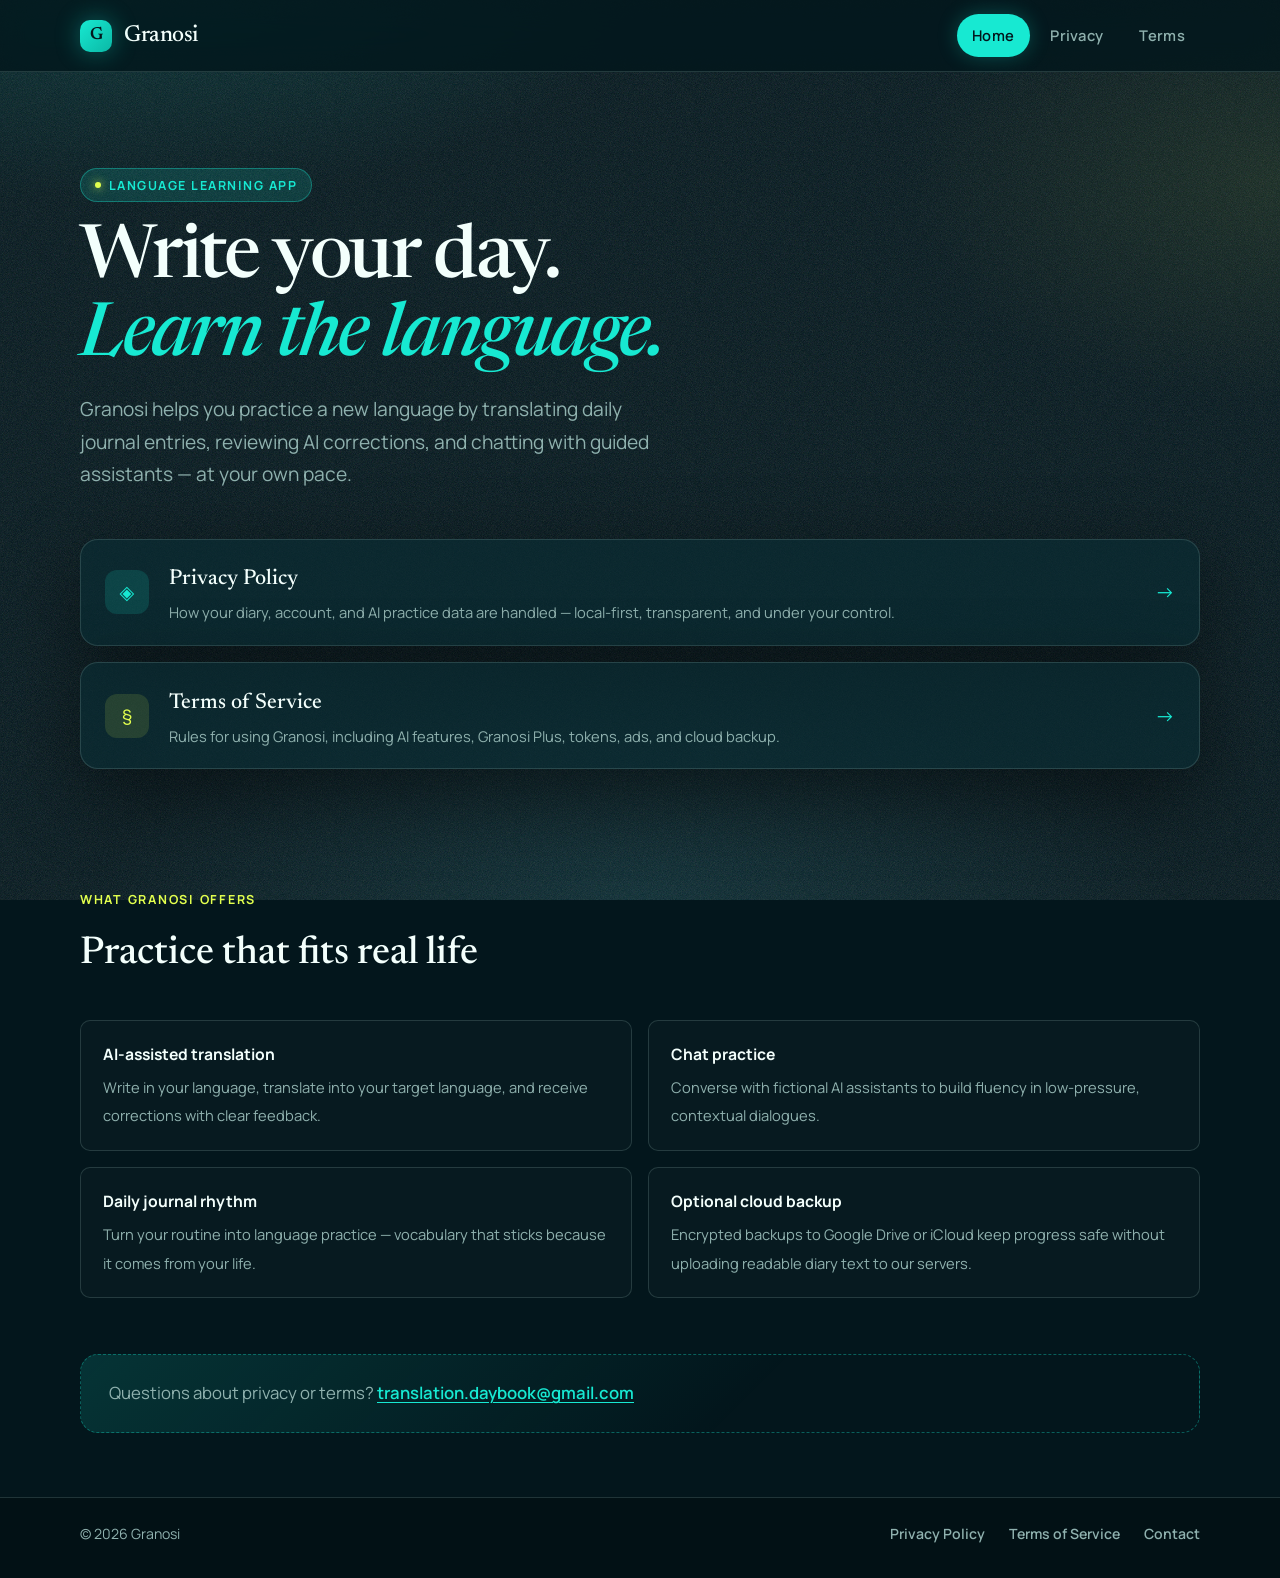
<file: index.html>
<!DOCTYPE html>
<html lang="en">
<head>
<meta charset="UTF-8">
<meta name="viewport" content="width=device-width, initial-scale=1">
<meta name="description" content="Granosi — learn languages through daily writing and AI feedback. Privacy policy and terms of service.">
<meta name="google-site-verification" content="cKGChGFcU-pVpAM8lVtbh057PkvQvf1WYAKO45dC-eM">
<title>Granosi — Language learning, your way</title>
<link rel="stylesheet" href="style.css">
<script defer src="main.js"></script>
</head>

<body data-page="home">

<header class="site-header">
<div class="container header-inner">
<a class="brand" href="index.html">
<span class="brand-mark" aria-hidden="true"></span>
<span class="brand-name">Granosi</span>
</a>
<nav class="site-nav" aria-label="Primary">
<a href="index.html" data-nav="home">Home</a>
<a href="privacy.html" data-nav="privacy">Privacy</a>
<a href="terms.html" data-nav="terms">Terms</a>
</nav>
</div>
</header>

<main class="home-main">
<section class="hero">
<div class="container hero-grid">
<div>
<p class="hero-eyebrow">Language learning app</p>
<h1 class="hero-title">Write your day.<br><em>Learn the language.</em></h1>
<p class="hero-lead">
Granosi helps you practice a new language by translating daily journal entries,
reviewing AI corrections, and chatting with guided assistants — at your own pace.
</p>
</div>
</div>

<div class="container policy-cards">
<a class="policy-card" href="privacy.html">
<span class="policy-card-icon" aria-hidden="true">◈</span>
<div>
<h2>Privacy Policy</h2>
<p>How your diary, account, and AI practice data are handled — local-first, transparent, and under your control.</p>
</div>
<span class="policy-card-arrow" aria-hidden="true">→</span>
</a>
<a class="policy-card" href="terms.html">
<span class="policy-card-icon" aria-hidden="true">§</span>
<div>
<h2>Terms of Service</h2>
<p>Rules for using Granosi, including AI features, Granosi Plus, tokens, ads, and cloud backup.</p>
</div>
<span class="policy-card-arrow" aria-hidden="true">→</span>
</a>
</div>
</section>

<section class="features">
<div class="container">
<p class="section-label">What Granosi offers</p>
<h2 class="section-title">Practice that fits real life</h2>
<div class="feature-grid">
<article class="feature-item">
<strong>AI-assisted translation</strong>
<span>Write in your language, translate into your target language, and receive corrections with clear feedback.</span>
</article>
<article class="feature-item">
<strong>Chat practice</strong>
<span>Converse with fictional AI assistants to build fluency in low-pressure, contextual dialogues.</span>
</article>
<article class="feature-item">
<strong>Daily journal rhythm</strong>
<span>Turn your routine into language practice — vocabulary that sticks because it comes from your life.</span>
</article>
<article class="feature-item">
<strong>Optional cloud backup</strong>
<span>Encrypted backups to Google Drive or iCloud keep progress safe without uploading readable diary text to our servers.</span>
</article>
</div>

<div class="contact-strip">
<p>Questions about privacy or terms? <a href="mailto:translation.daybook@gmail.com">translation.daybook@gmail.com</a></p>
</div>
</div>
</section>
</main>

<footer class="site-footer">
<div class="container footer-inner">
<span>© 2026 Granosi</span>
<div class="footer-links">
<a href="privacy.html">Privacy Policy</a>
<a href="terms.html">Terms of Service</a>
<a href="mailto:translation.daybook@gmail.com">Contact</a>
</div>
</div>
</footer>

</body>
</html>
</file>
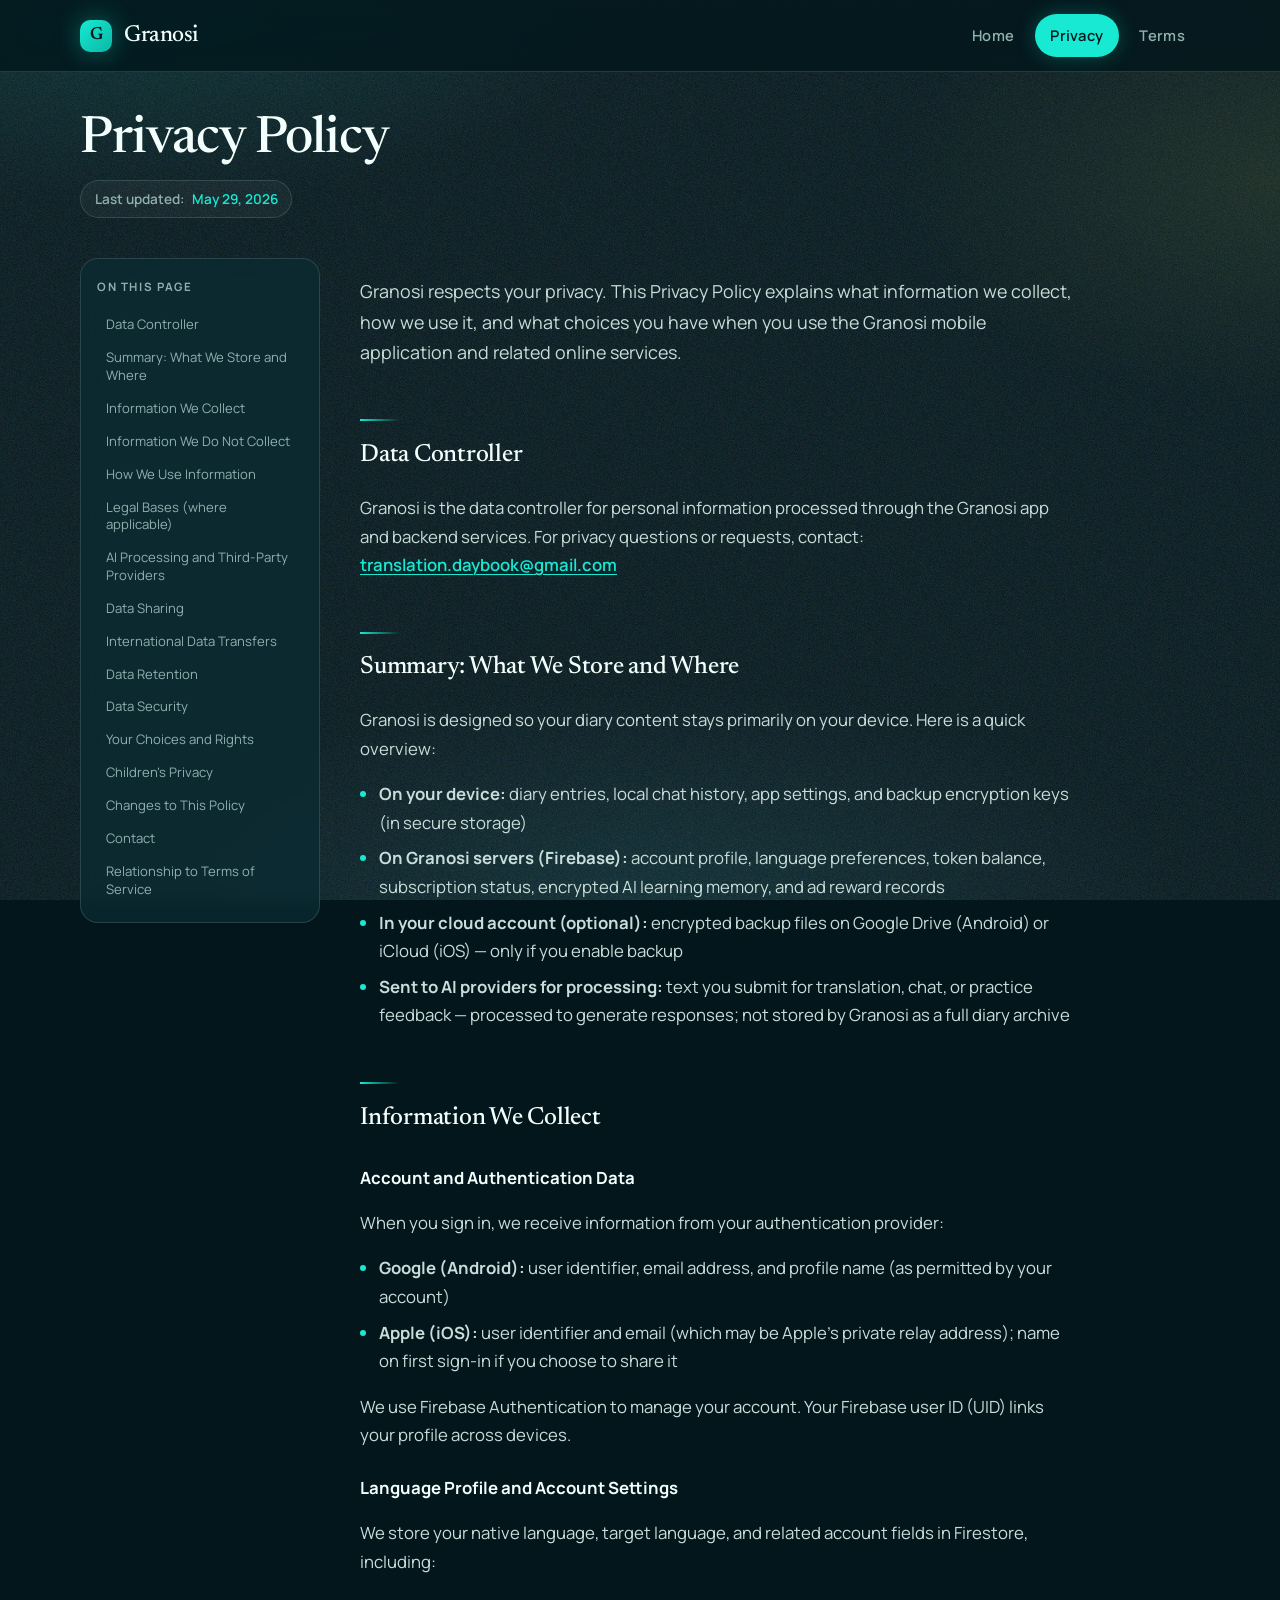
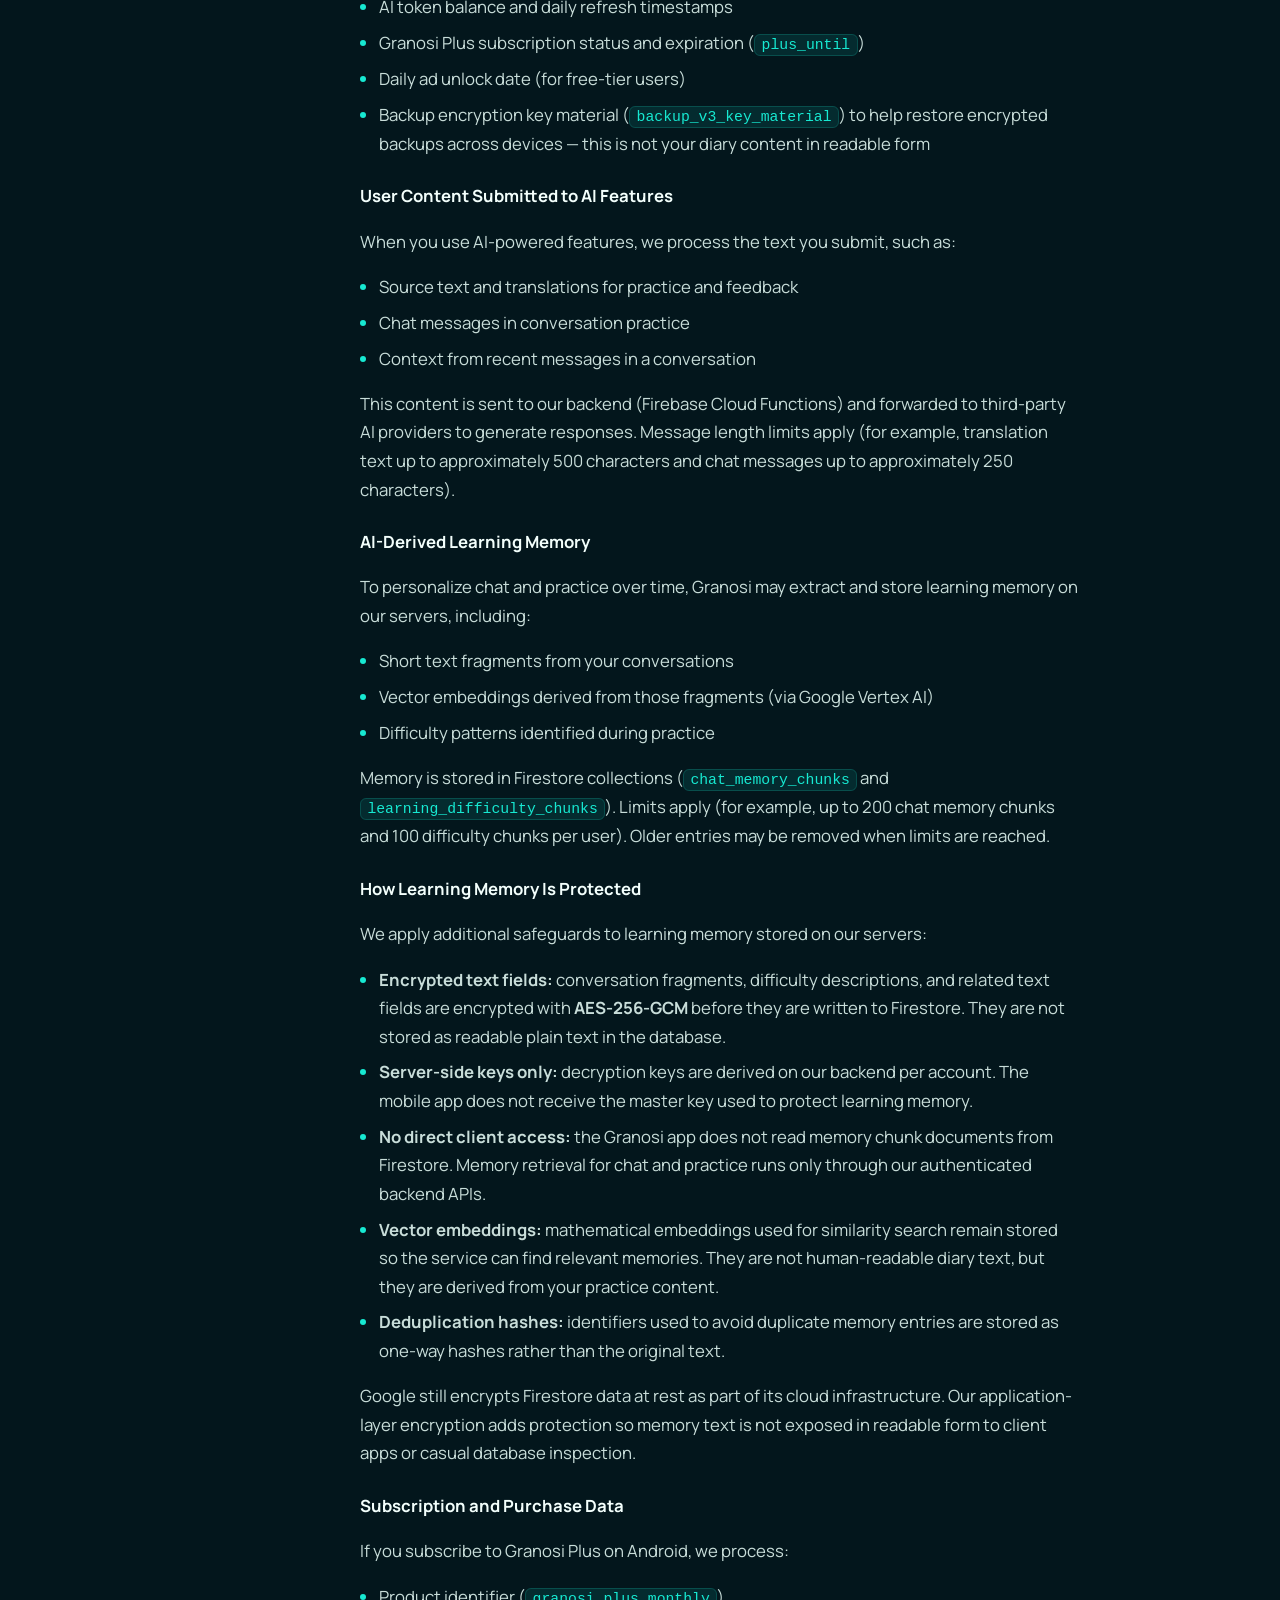
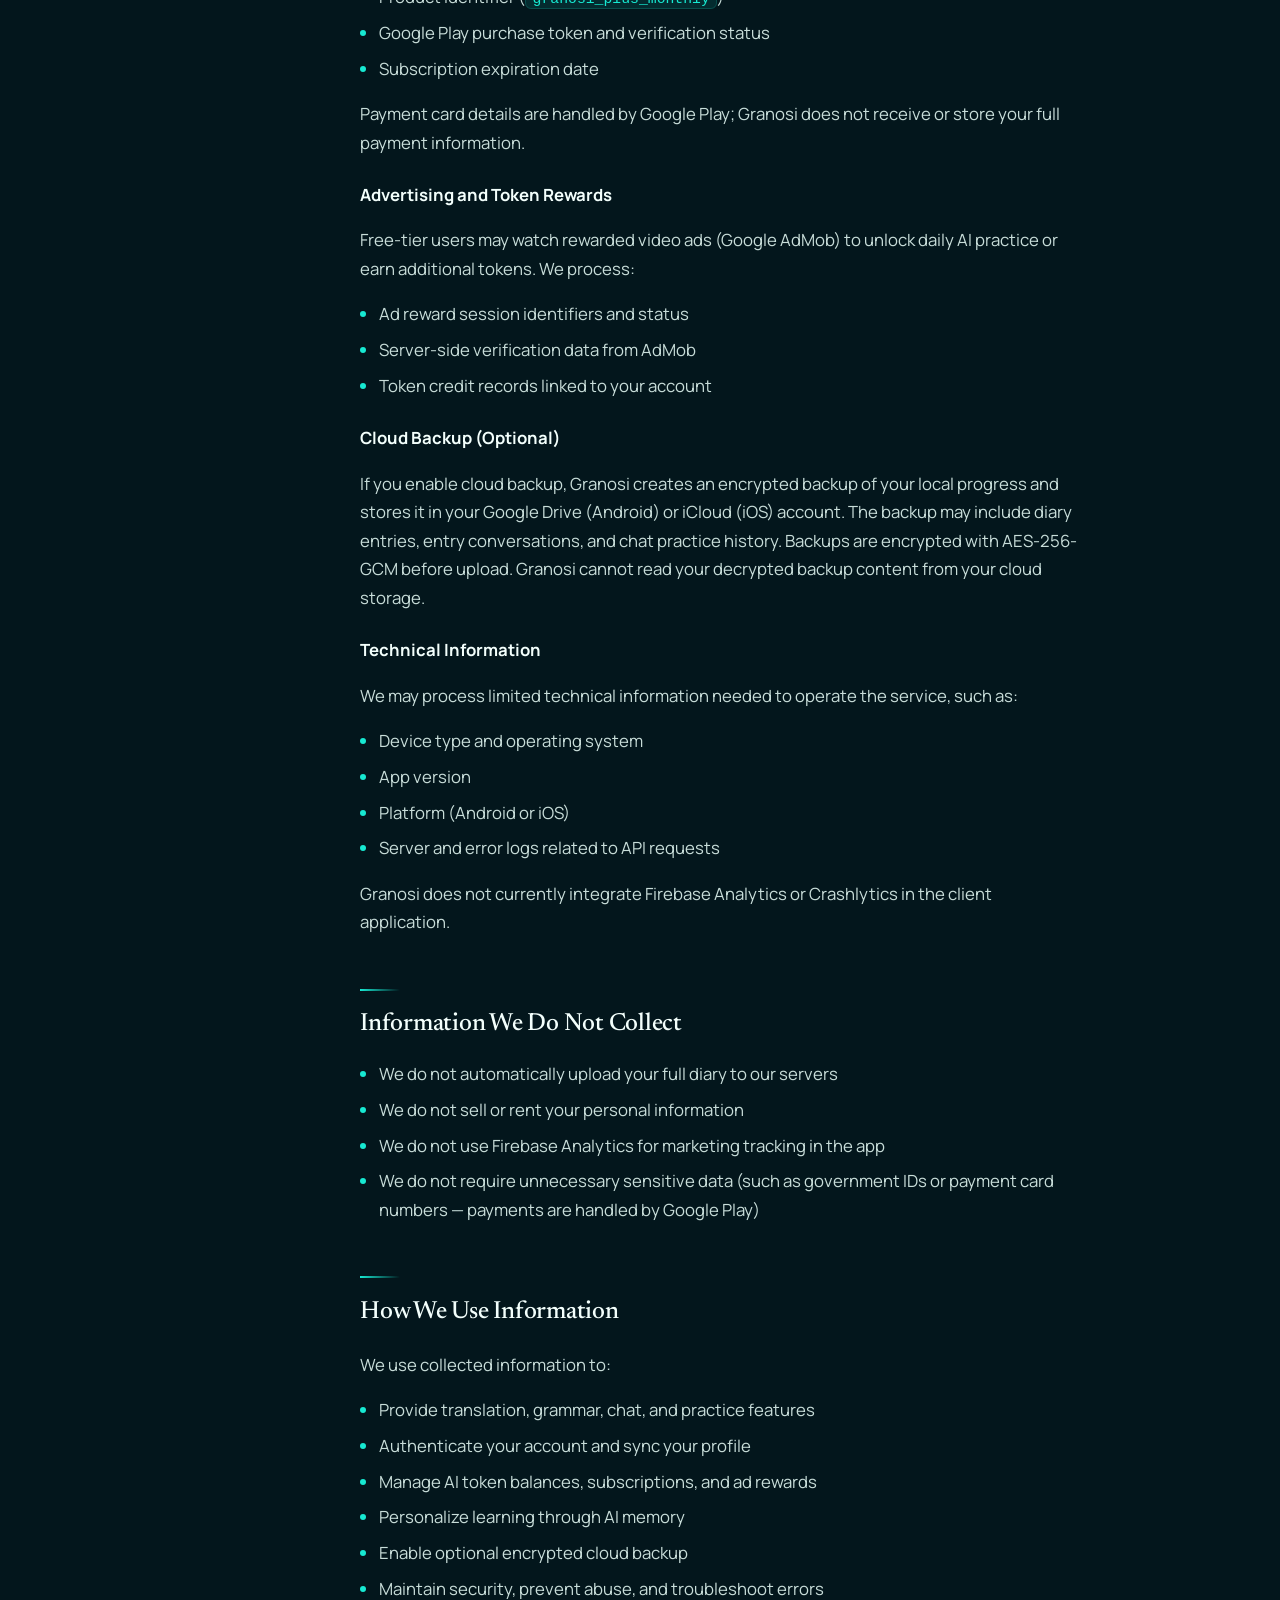
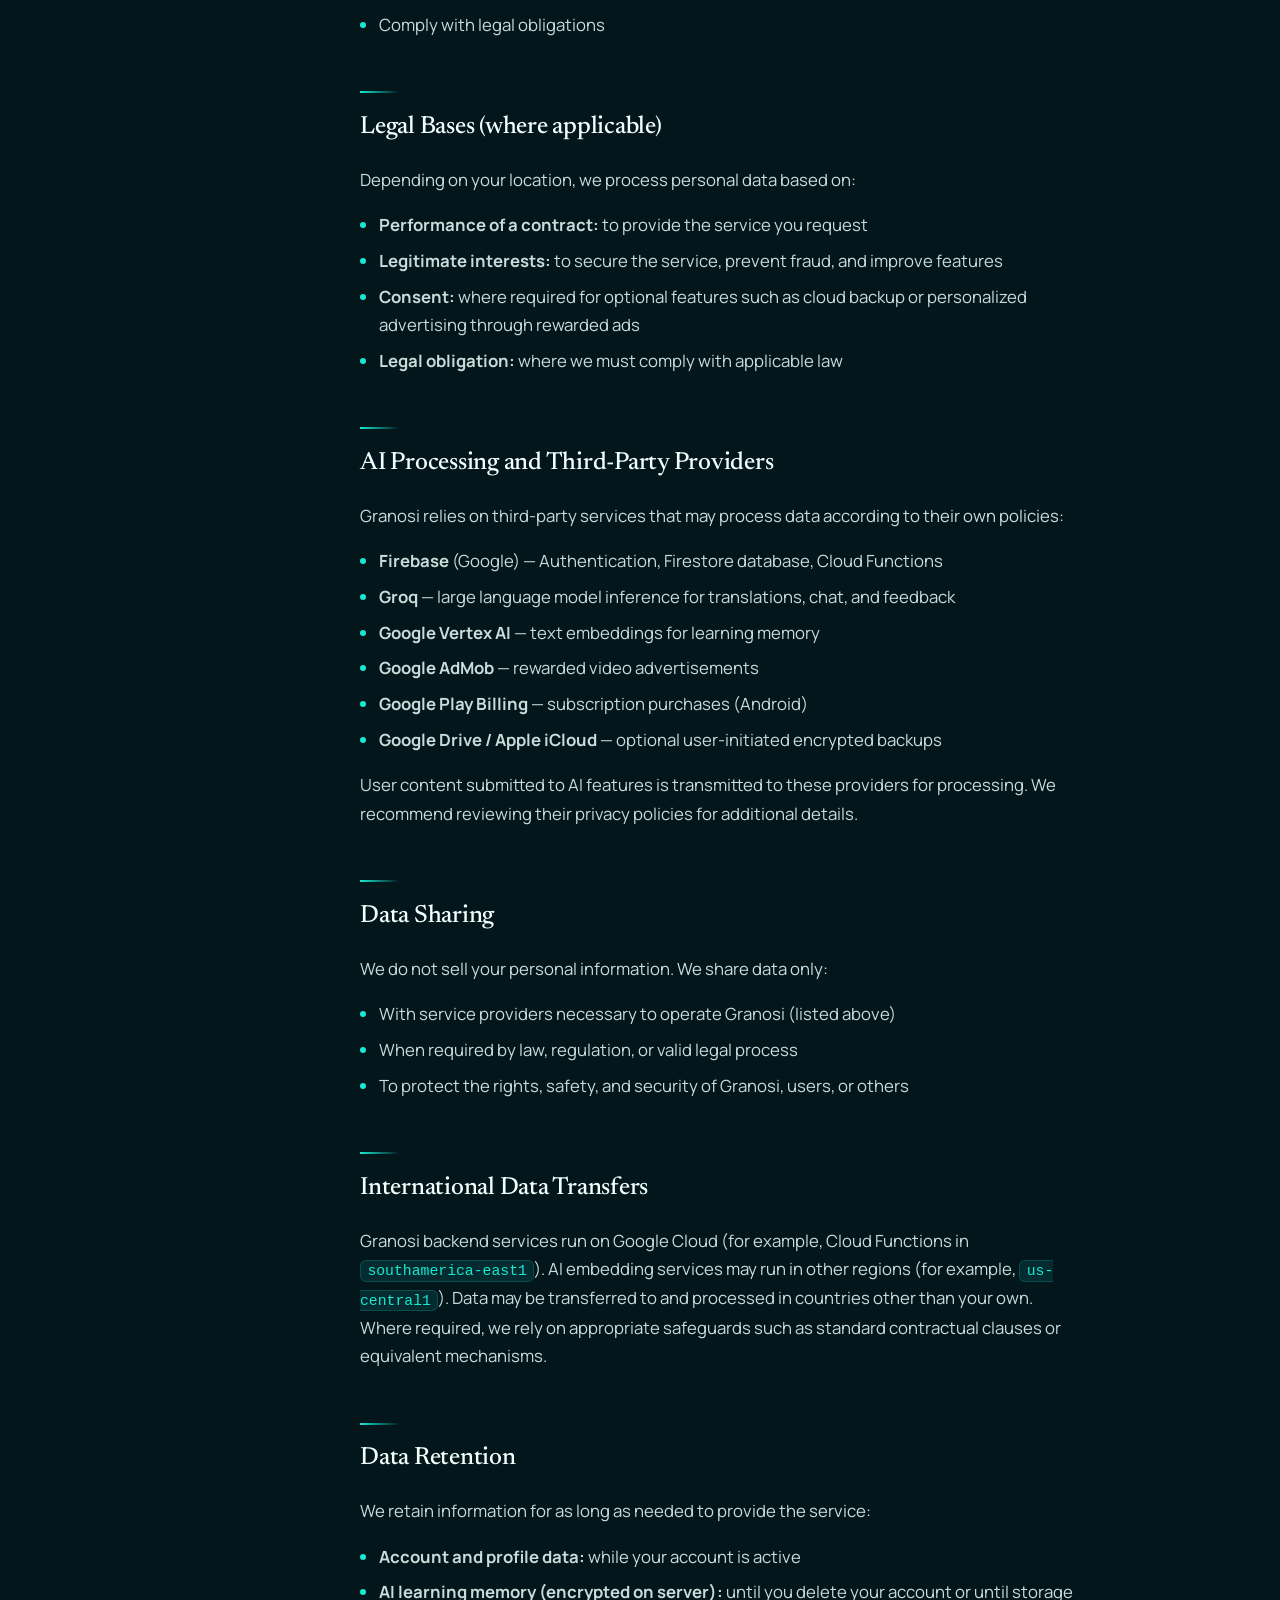
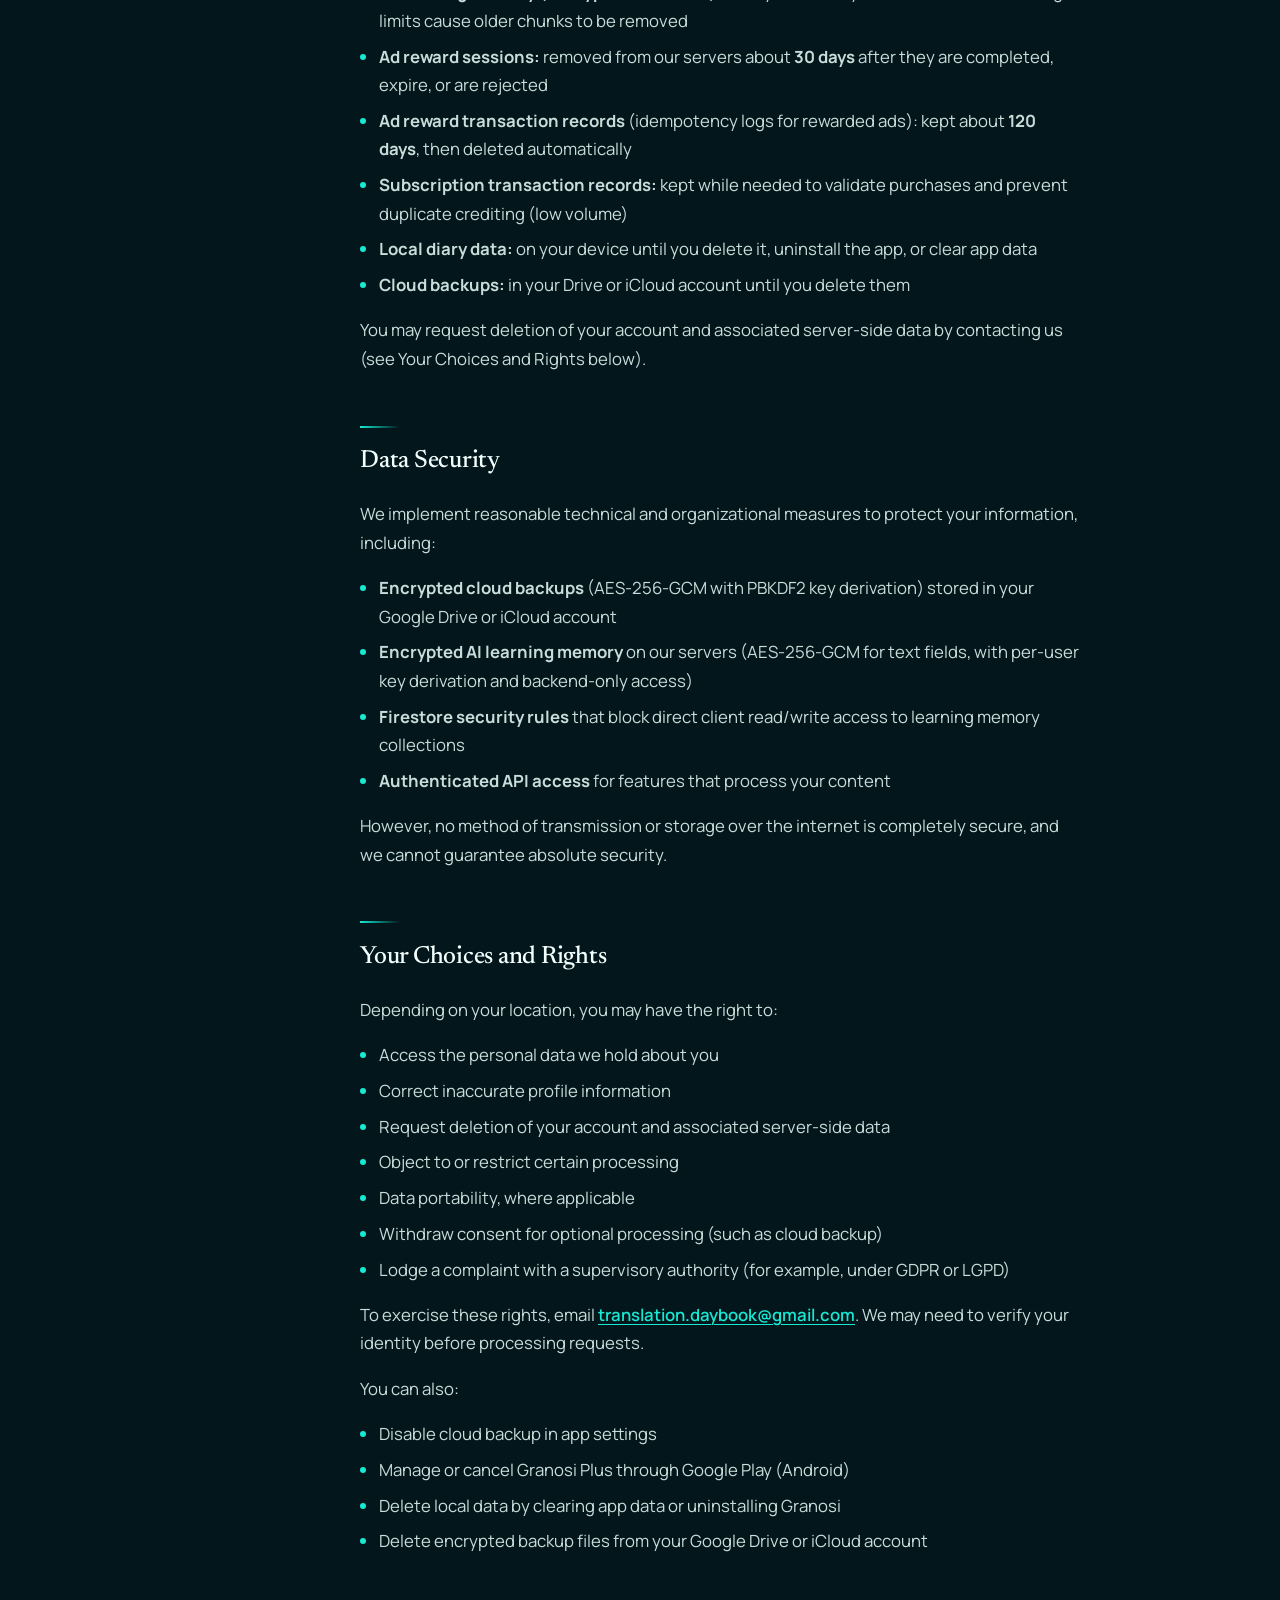
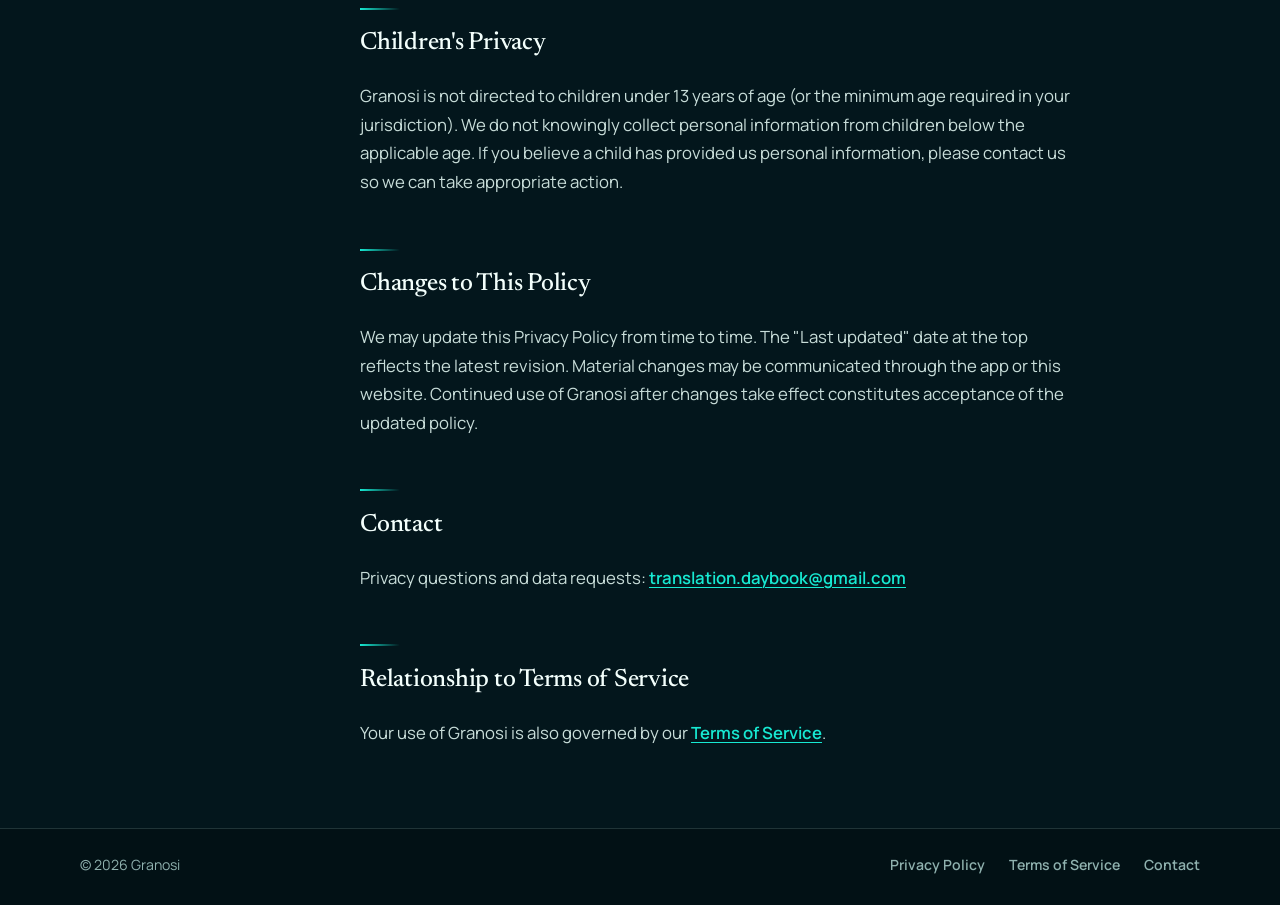
<file: privacy.html>
<!DOCTYPE html>
<html lang="en">
<head>
<meta charset="UTF-8">
<meta name="viewport" content="width=device-width, initial-scale=1">
<meta name="description" content="Granosi Privacy Policy — how diary data, AI practice, accounts, and cloud backup are handled.">
<title>Privacy Policy - Granosi</title>
<link rel="stylesheet" href="style.css">
<script defer src="main.js"></script>
</head>

<body data-page="privacy">

<header class="site-header">
<div class="container header-inner">
<a class="brand" href="index.html">
<span class="brand-mark" aria-hidden="true"></span>
<span class="brand-name">Granosi</span>
</a>
<nav class="site-nav" aria-label="Primary">
<a href="index.html" data-nav="home">Home</a>
<a href="privacy.html" data-nav="privacy">Privacy</a>
<a href="terms.html" data-nav="terms">Terms</a>
</nav>
</div>
</header>

<main class="legal-page">
<section class="doc-hero">
<div class="container">
<h1>Privacy Policy</h1>
<p class="doc-meta">Last updated: <time datetime="2026-05-29">May 29, 2026</time></p>
</div>
</section>

<div class="container legal-layout">
<aside class="legal-toc" aria-label="Table of contents">
<p class="legal-toc-title">On this page</p>
<nav id="legal-toc-list"></nav>
</aside>

<article class="legal-doc">

<p>
Granosi respects your privacy. This Privacy Policy explains what information we
collect, how we use it, and what choices you have when you use the Granosi mobile
application and related online services.
</p>

<h2>Data Controller</h2>

<p>
Granosi is the data controller for personal information processed through the
Granosi app and backend services. For privacy questions or requests, contact:
<a href="mailto:translation.daybook@gmail.com">translation.daybook@gmail.com</a>
</p>

<h2>Summary: What We Store and Where</h2>

<p>
Granosi is designed so your diary content stays primarily on your device. Here
is a quick overview:
</p>

<ul>
<li><strong>On your device:</strong> diary entries, local chat history, app settings, and backup encryption keys (in secure storage)</li>
<li><strong>On Granosi servers (Firebase):</strong> account profile, language preferences, token balance, subscription status, encrypted AI learning memory, and ad reward records</li>
<li><strong>In your cloud account (optional):</strong> encrypted backup files on Google Drive (Android) or iCloud (iOS) — only if you enable backup</li>
<li><strong>Sent to AI providers for processing:</strong> text you submit for translation, chat, or practice feedback — processed to generate responses; not stored by Granosi as a full diary archive</li>
</ul>

<h2>Information We Collect</h2>

<h3>Account and Authentication Data</h3>

<p>
When you sign in, we receive information from your authentication provider:
</p>

<ul>
<li><strong>Google (Android):</strong> user identifier, email address, and profile name (as permitted by your account)</li>
<li><strong>Apple (iOS):</strong> user identifier and email (which may be Apple's private relay address); name on first sign-in if you choose to share it</li>
</ul>

<p>
We use Firebase Authentication to manage your account. Your Firebase user ID (UID)
links your profile across devices.
</p>

<h3>Language Profile and Account Settings</h3>

<p>
We store your native language, target language, and related account fields in
Firestore, including:
</p>

<ul>
<li>AI token balance and daily refresh timestamps</li>
<li>Granosi Plus subscription status and expiration (<code>plus_until</code>)</li>
<li>Daily ad unlock date (for free-tier users)</li>
<li>Backup encryption key material (<code>backup_v3_key_material</code>) to help restore encrypted backups across devices — this is not your diary content in readable form</li>
</ul>

<h3>User Content Submitted to AI Features</h3>

<p>
When you use AI-powered features, we process the text you submit, such as:
</p>

<ul>
<li>Source text and translations for practice and feedback</li>
<li>Chat messages in conversation practice</li>
<li>Context from recent messages in a conversation</li>
</ul>

<p>
This content is sent to our backend (Firebase Cloud Functions) and forwarded to
third-party AI providers to generate responses. Message length limits apply
(for example, translation text up to approximately 500 characters and chat
messages up to approximately 250 characters).
</p>

<h3>AI-Derived Learning Memory</h3>

<p>
To personalize chat and practice over time, Granosi may extract and store
learning memory on our servers, including:
</p>

<ul>
<li>Short text fragments from your conversations</li>
<li>Vector embeddings derived from those fragments (via Google Vertex AI)</li>
<li>Difficulty patterns identified during practice</li>
</ul>

<p>
Memory is stored in Firestore collections (<code>chat_memory_chunks</code> and
<code>learning_difficulty_chunks</code>). Limits apply (for example, up to 200 chat
memory chunks and 100 difficulty chunks per user). Older entries may be removed
when limits are reached.
</p>

<h3>How Learning Memory Is Protected</h3>

<p>
We apply additional safeguards to learning memory stored on our servers:
</p>

<ul>
<li><strong>Encrypted text fields:</strong> conversation fragments, difficulty descriptions, and related text fields are encrypted with <strong>AES-256-GCM</strong> before they are written to Firestore. They are not stored as readable plain text in the database.</li>
<li><strong>Server-side keys only:</strong> decryption keys are derived on our backend per account. The mobile app does not receive the master key used to protect learning memory.</li>
<li><strong>No direct client access:</strong> the Granosi app does not read memory chunk documents from Firestore. Memory retrieval for chat and practice runs only through our authenticated backend APIs.</li>
<li><strong>Vector embeddings:</strong> mathematical embeddings used for similarity search remain stored so the service can find relevant memories. They are not human-readable diary text, but they are derived from your practice content.</li>
<li><strong>Deduplication hashes:</strong> identifiers used to avoid duplicate memory entries are stored as one-way hashes rather than the original text.</li>
</ul>

<p>
Google still encrypts Firestore data at rest as part of its cloud infrastructure.
Our application-layer encryption adds protection so memory text is not exposed in
readable form to client apps or casual database inspection.
</p>

<h3>Subscription and Purchase Data</h3>

<p>
If you subscribe to Granosi Plus on Android, we process:
</p>

<ul>
<li>Product identifier (<code>granosi_plus_monthly</code>)</li>
<li>Google Play purchase token and verification status</li>
<li>Subscription expiration date</li>
</ul>

<p>
Payment card details are handled by Google Play; Granosi does not receive or
store your full payment information.
</p>

<h3>Advertising and Token Rewards</h3>

<p>
Free-tier users may watch rewarded video ads (Google AdMob) to unlock daily AI
practice or earn additional tokens. We process:
</p>

<ul>
<li>Ad reward session identifiers and status</li>
<li>Server-side verification data from AdMob</li>
<li>Token credit records linked to your account</li>
</ul>

<h3>Cloud Backup (Optional)</h3>

<p>
If you enable cloud backup, Granosi creates an encrypted backup of your local
progress and stores it in your Google Drive (Android) or iCloud (iOS) account.
The backup may include diary entries, entry conversations, and chat practice
history. Backups are encrypted with AES-256-GCM before upload. Granosi cannot
read your decrypted backup content from your cloud storage.
</p>

<h3>Technical Information</h3>

<p>
We may process limited technical information needed to operate the service,
such as:
</p>

<ul>
<li>Device type and operating system</li>
<li>App version</li>
<li>Platform (Android or iOS)</li>
<li>Server and error logs related to API requests</li>
</ul>

<p>
Granosi does not currently integrate Firebase Analytics or Crashlytics in the
client application.
</p>

<h2>Information We Do Not Collect</h2>

<ul>
<li>We do not automatically upload your full diary to our servers</li>
<li>We do not sell or rent your personal information</li>
<li>We do not use Firebase Analytics for marketing tracking in the app</li>
<li>We do not require unnecessary sensitive data (such as government IDs or payment card numbers — payments are handled by Google Play)</li>
</ul>

<h2>How We Use Information</h2>

<p>
We use collected information to:
</p>

<ul>
<li>Provide translation, grammar, chat, and practice features</li>
<li>Authenticate your account and sync your profile</li>
<li>Manage AI token balances, subscriptions, and ad rewards</li>
<li>Personalize learning through AI memory</li>
<li>Enable optional encrypted cloud backup</li>
<li>Maintain security, prevent abuse, and troubleshoot errors</li>
<li>Comply with legal obligations</li>
</ul>

<h2>Legal Bases (where applicable)</h2>

<p>
Depending on your location, we process personal data based on:
</p>

<ul>
<li><strong>Performance of a contract:</strong> to provide the service you request</li>
<li><strong>Legitimate interests:</strong> to secure the service, prevent fraud, and improve features</li>
<li><strong>Consent:</strong> where required for optional features such as cloud backup or personalized advertising through rewarded ads</li>
<li><strong>Legal obligation:</strong> where we must comply with applicable law</li>
</ul>

<h2>AI Processing and Third-Party Providers</h2>

<p>
Granosi relies on third-party services that may process data according to their
own policies:
</p>

<ul>
<li><strong>Firebase</strong> (Google) — Authentication, Firestore database, Cloud Functions</li>
<li><strong>Groq</strong> — large language model inference for translations, chat, and feedback</li>
<li><strong>Google Vertex AI</strong> — text embeddings for learning memory</li>
<li><strong>Google AdMob</strong> — rewarded video advertisements</li>
<li><strong>Google Play Billing</strong> — subscription purchases (Android)</li>
<li><strong>Google Drive / Apple iCloud</strong> — optional user-initiated encrypted backups</li>
</ul>

<p>
User content submitted to AI features is transmitted to these providers for
processing. We recommend reviewing their privacy policies for additional details.
</p>

<h2>Data Sharing</h2>

<p>
We do not sell your personal information. We share data only:
</p>

<ul>
<li>With service providers necessary to operate Granosi (listed above)</li>
<li>When required by law, regulation, or valid legal process</li>
<li>To protect the rights, safety, and security of Granosi, users, or others</li>
</ul>

<h2>International Data Transfers</h2>

<p>
Granosi backend services run on Google Cloud (for example, Cloud Functions in
<code>southamerica-east1</code>). AI embedding services may run in other regions
(for example, <code>us-central1</code>). Data may be transferred to and processed
in countries other than your own. Where required, we rely on appropriate
safeguards such as standard contractual clauses or equivalent mechanisms.
</p>

<h2>Data Retention</h2>

<p>
We retain information for as long as needed to provide the service:
</p>

<ul>
<li><strong>Account and profile data:</strong> while your account is active</li>
<li><strong>AI learning memory (encrypted on server):</strong> until you delete your account or until storage limits cause older chunks to be removed</li>
<li><strong>Ad reward sessions:</strong> removed from our servers about <strong>30 days</strong> after they are completed, expire, or are rejected</li>
<li><strong>Ad reward transaction records</strong> (idempotency logs for rewarded ads): kept about <strong>120 days</strong>, then deleted automatically</li>
<li><strong>Subscription transaction records:</strong> kept while needed to validate purchases and prevent duplicate crediting (low volume)</li>
<li><strong>Local diary data:</strong> on your device until you delete it, uninstall the app, or clear app data</li>
<li><strong>Cloud backups:</strong> in your Drive or iCloud account until you delete them</li>
</ul>

<p>
You may request deletion of your account and associated server-side data by
contacting us (see Your Choices and Rights below).
</p>

<h2>Data Security</h2>

<p>
We implement reasonable technical and organizational measures to protect your
information, including:
</p>

<ul>
<li><strong>Encrypted cloud backups</strong> (AES-256-GCM with PBKDF2 key derivation) stored in your Google Drive or iCloud account</li>
<li><strong>Encrypted AI learning memory</strong> on our servers (AES-256-GCM for text fields, with per-user key derivation and backend-only access)</li>
<li><strong>Firestore security rules</strong> that block direct client read/write access to learning memory collections</li>
<li><strong>Authenticated API access</strong> for features that process your content</li>
</ul>

<p>
However, no method of transmission or storage over the internet is completely
secure, and we cannot guarantee absolute security.
</p>

<h2>Your Choices and Rights</h2>

<p>
Depending on your location, you may have the right to:
</p>

<ul>
<li>Access the personal data we hold about you</li>
<li>Correct inaccurate profile information</li>
<li>Request deletion of your account and associated server-side data</li>
<li>Object to or restrict certain processing</li>
<li>Data portability, where applicable</li>
<li>Withdraw consent for optional processing (such as cloud backup)</li>
<li>Lodge a complaint with a supervisory authority (for example, under GDPR or LGPD)</li>
</ul>

<p>
To exercise these rights, email
<a href="mailto:translation.daybook@gmail.com">translation.daybook@gmail.com</a>.
We may need to verify your identity before processing requests.
</p>

<p>
You can also:
</p>

<ul>
<li>Disable cloud backup in app settings</li>
<li>Manage or cancel Granosi Plus through Google Play (Android)</li>
<li>Delete local data by clearing app data or uninstalling Granosi</li>
<li>Delete encrypted backup files from your Google Drive or iCloud account</li>
</ul>

<h2>Children's Privacy</h2>

<p>
Granosi is not directed to children under 13 years of age (or the minimum age
required in your jurisdiction). We do not knowingly collect personal information
from children below the applicable age. If you believe a child has provided us
personal information, please contact us so we can take appropriate action.
</p>

<h2>Changes to This Policy</h2>

<p>
We may update this Privacy Policy from time to time. The "Last updated" date at
the top reflects the latest revision. Material changes may be communicated through
the app or this website. Continued use of Granosi after changes take effect
constitutes acceptance of the updated policy.
</p>

<h2>Contact</h2>

<p>
Privacy questions and data requests:
<a href="mailto:translation.daybook@gmail.com">translation.daybook@gmail.com</a>
</p>

<h2>Relationship to Terms of Service</h2>

<p>
Your use of Granosi is also governed by our
<a href="terms.html">Terms of Service</a>.
</p>

</article>
</div>
</main>

<footer class="site-footer">
<div class="container footer-inner">
<span>© 2026 Granosi</span>
<div class="footer-links">
<a href="privacy.html">Privacy Policy</a>
<a href="terms.html">Terms of Service</a>
<a href="mailto:translation.daybook@gmail.com">Contact</a>
</div>
</div>
</footer>

</body>
</html>
</file>
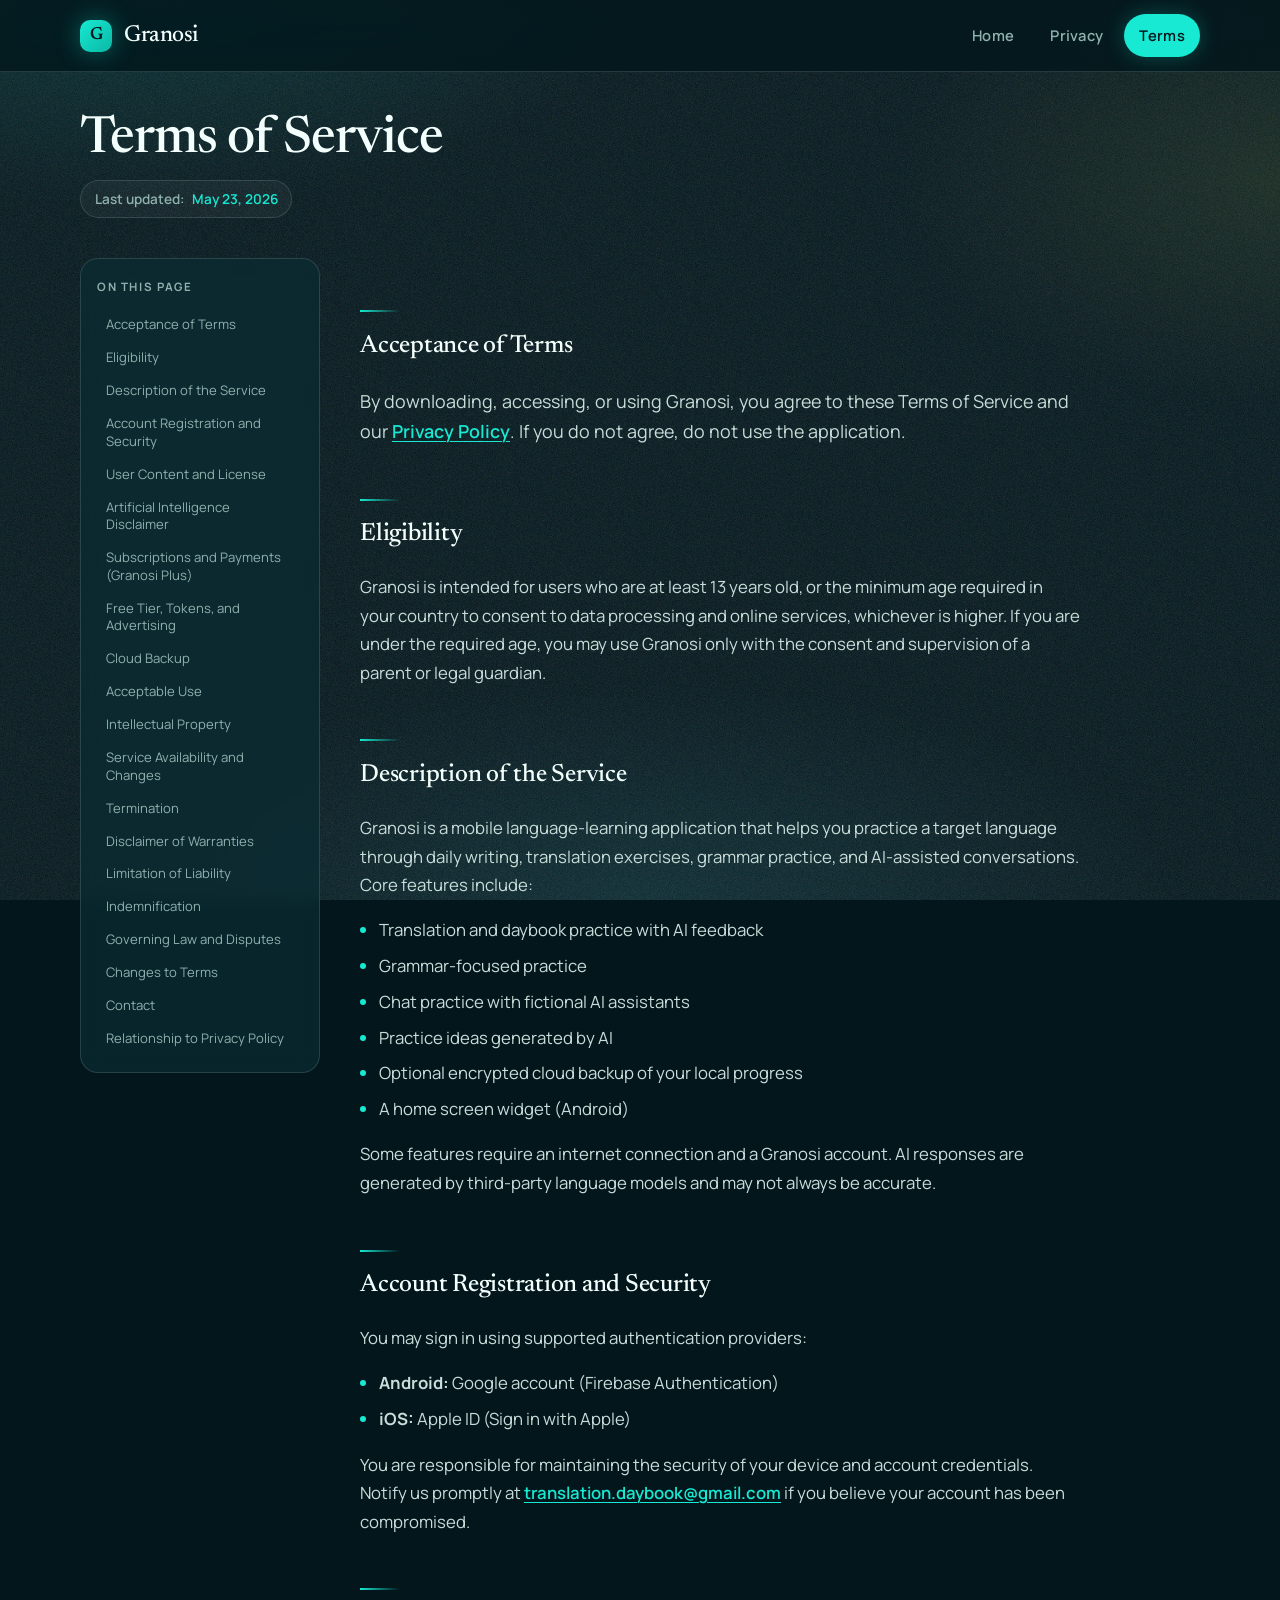
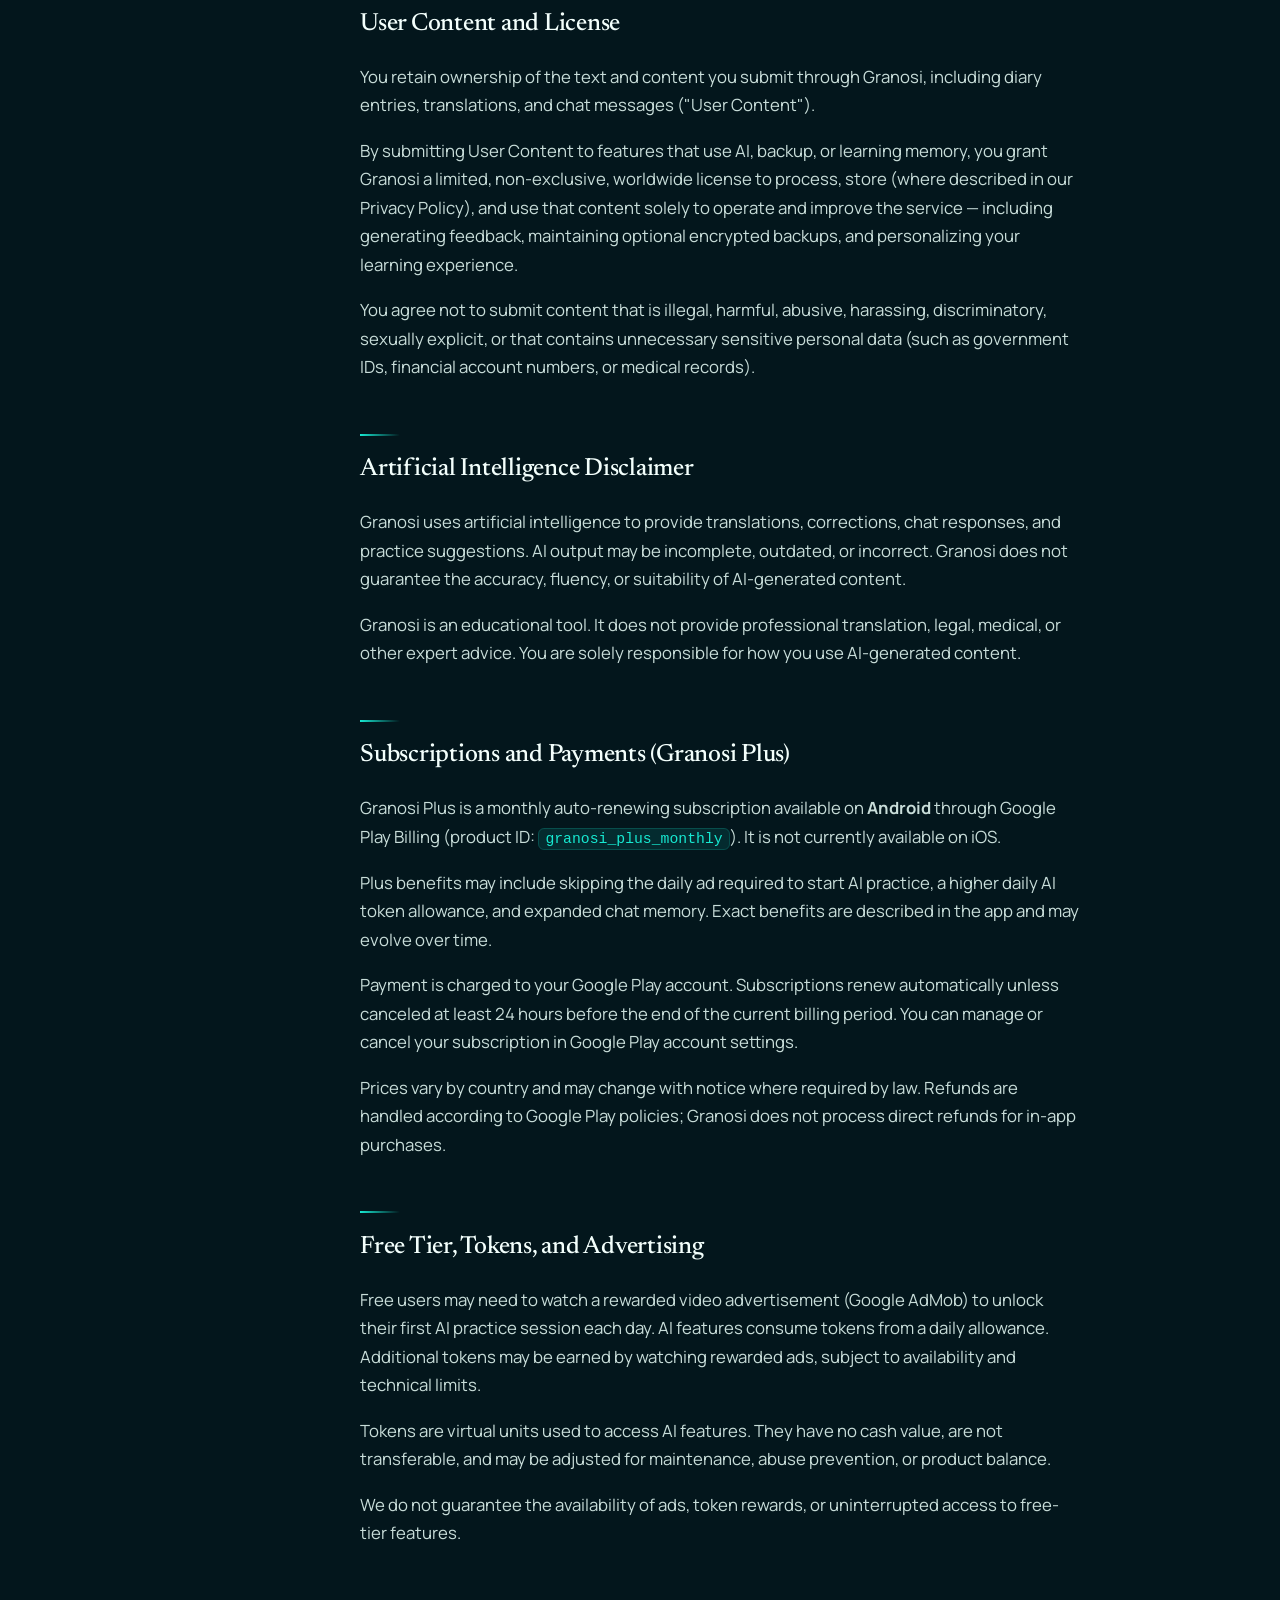
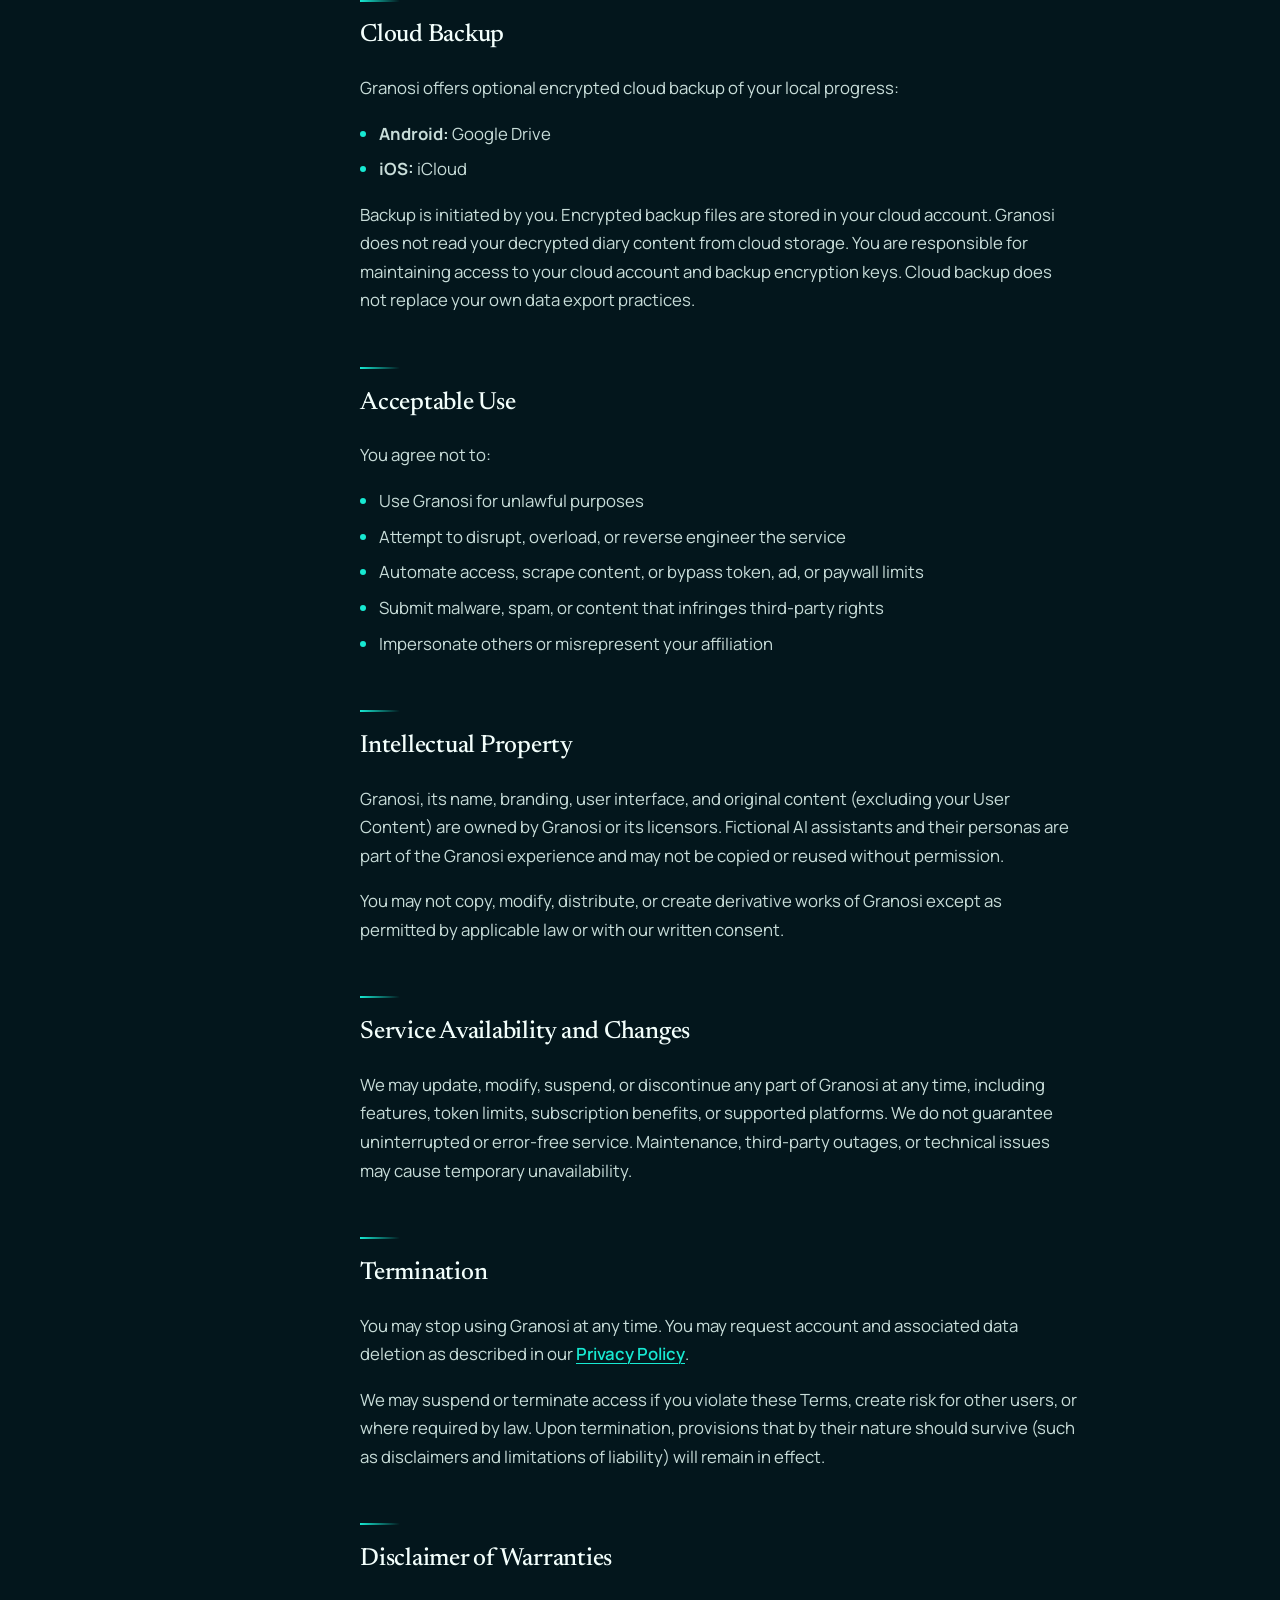
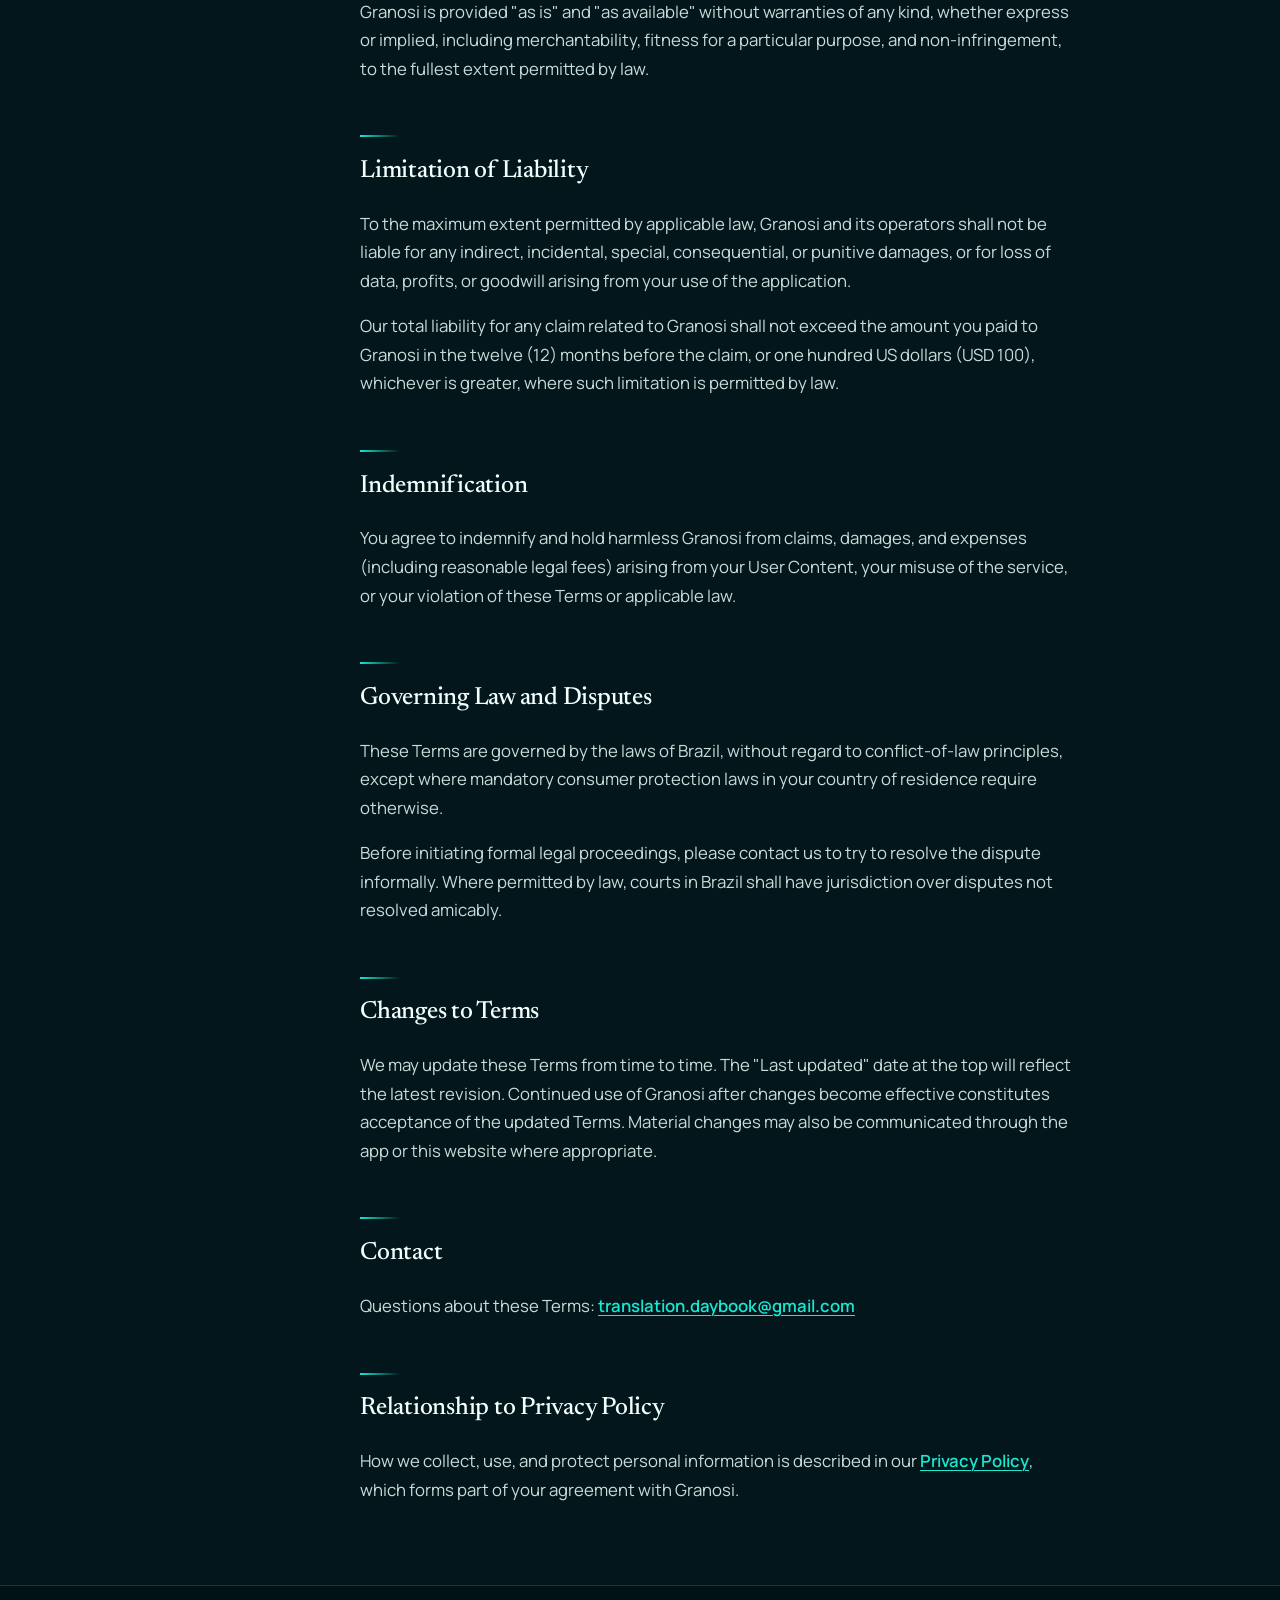
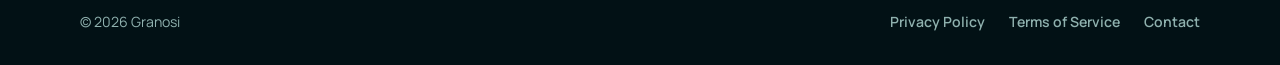
<file: terms.html>
<!DOCTYPE html>
<html lang="en">
<head>
<meta charset="UTF-8">
<meta name="viewport" content="width=device-width, initial-scale=1">
<meta name="description" content="Granosi Terms of Service — rules for using the language learning app, AI features, Granosi Plus, and cloud backup.">
<title>Terms of Service - Granosi</title>
<link rel="stylesheet" href="style.css">
<script defer src="main.js"></script>
</head>

<body data-page="terms">

<header class="site-header">
<div class="container header-inner">
<a class="brand" href="index.html">
<span class="brand-mark" aria-hidden="true"></span>
<span class="brand-name">Granosi</span>
</a>
<nav class="site-nav" aria-label="Primary">
<a href="index.html" data-nav="home">Home</a>
<a href="privacy.html" data-nav="privacy">Privacy</a>
<a href="terms.html" data-nav="terms">Terms</a>
</nav>
</div>
</header>

<main class="legal-page">
<section class="doc-hero">
<div class="container">
<h1>Terms of Service</h1>
<p class="doc-meta">Last updated: <time datetime="2026-05-23">May 23, 2026</time></p>
</div>
</section>

<div class="container legal-layout">
<aside class="legal-toc" aria-label="Table of contents">
<p class="legal-toc-title">On this page</p>
<nav id="legal-toc-list"></nav>
</aside>

<article class="legal-doc">

<h2>Acceptance of Terms</h2>

<p>
By downloading, accessing, or using Granosi, you agree to these Terms of Service
and our <a href="privacy.html">Privacy Policy</a>. If you do not agree, do not use
the application.
</p>

<h2>Eligibility</h2>

<p>
Granosi is intended for users who are at least 13 years old, or the minimum age
required in your country to consent to data processing and online services,
whichever is higher. If you are under the required age, you may use Granosi only
with the consent and supervision of a parent or legal guardian.
</p>

<h2>Description of the Service</h2>

<p>
Granosi is a mobile language-learning application that helps you practice a target
language through daily writing, translation exercises, grammar practice, and
AI-assisted conversations. Core features include:
</p>

<ul>
<li>Translation and daybook practice with AI feedback</li>
<li>Grammar-focused practice</li>
<li>Chat practice with fictional AI assistants</li>
<li>Practice ideas generated by AI</li>
<li>Optional encrypted cloud backup of your local progress</li>
<li>A home screen widget (Android)</li>
</ul>

<p>
Some features require an internet connection and a Granosi account. AI responses
are generated by third-party language models and may not always be accurate.
</p>

<h2>Account Registration and Security</h2>

<p>
You may sign in using supported authentication providers:
</p>

<ul>
<li><strong>Android:</strong> Google account (Firebase Authentication)</li>
<li><strong>iOS:</strong> Apple ID (Sign in with Apple)</li>
</ul>

<p>
You are responsible for maintaining the security of your device and account
credentials. Notify us promptly at
<a href="mailto:translation.daybook@gmail.com">translation.daybook@gmail.com</a>
if you believe your account has been compromised.
</p>

<h2>User Content and License</h2>

<p>
You retain ownership of the text and content you submit through Granosi, including
diary entries, translations, and chat messages ("User Content").
</p>

<p>
By submitting User Content to features that use AI, backup, or learning memory,
you grant Granosi a limited, non-exclusive, worldwide license to process, store
(where described in our Privacy Policy), and use that content solely to operate
and improve the service — including generating feedback, maintaining optional
encrypted backups, and personalizing your learning experience.
</p>

<p>
You agree not to submit content that is illegal, harmful, abusive, harassing,
discriminatory, sexually explicit, or that contains unnecessary sensitive personal
data (such as government IDs, financial account numbers, or medical records).
</p>

<h2>Artificial Intelligence Disclaimer</h2>

<p>
Granosi uses artificial intelligence to provide translations, corrections, chat
responses, and practice suggestions. AI output may be incomplete, outdated, or
incorrect. Granosi does not guarantee the accuracy, fluency, or suitability of
AI-generated content.
</p>

<p>
Granosi is an educational tool. It does not provide professional translation,
legal, medical, or other expert advice. You are solely responsible for how you
use AI-generated content.
</p>

<h2>Subscriptions and Payments (Granosi Plus)</h2>

<p>
Granosi Plus is a monthly auto-renewing subscription available on
<strong>Android</strong> through Google Play Billing (product ID:
<code>granosi_plus_monthly</code>). It is not currently available on iOS.
</p>

<p>
Plus benefits may include skipping the daily ad required to start AI practice,
a higher daily AI token allowance, and expanded chat memory. Exact benefits are
described in the app and may evolve over time.
</p>

<p>
Payment is charged to your Google Play account. Subscriptions renew automatically
unless canceled at least 24 hours before the end of the current billing period.
You can manage or cancel your subscription in Google Play account settings.
</p>

<p>
Prices vary by country and may change with notice where required by law. Refunds
are handled according to Google Play policies; Granosi does not process direct
refunds for in-app purchases.
</p>

<h2>Free Tier, Tokens, and Advertising</h2>

<p>
Free users may need to watch a rewarded video advertisement (Google AdMob) to
unlock their first AI practice session each day. AI features consume tokens from
a daily allowance. Additional tokens may be earned by watching rewarded ads,
subject to availability and technical limits.
</p>

<p>
Tokens are virtual units used to access AI features. They have no cash value,
are not transferable, and may be adjusted for maintenance, abuse prevention, or
product balance.
</p>

<p>
We do not guarantee the availability of ads, token rewards, or uninterrupted
access to free-tier features.
</p>

<h2>Cloud Backup</h2>

<p>
Granosi offers optional encrypted cloud backup of your local progress:
</p>

<ul>
<li><strong>Android:</strong> Google Drive</li>
<li><strong>iOS:</strong> iCloud</li>
</ul>

<p>
Backup is initiated by you. Encrypted backup files are stored in your cloud
account. Granosi does not read your decrypted diary content from cloud storage.
You are responsible for maintaining access to your cloud account and backup
encryption keys. Cloud backup does not replace your own data export practices.
</p>

<h2>Acceptable Use</h2>

<p>
You agree not to:
</p>

<ul>
<li>Use Granosi for unlawful purposes</li>
<li>Attempt to disrupt, overload, or reverse engineer the service</li>
<li>Automate access, scrape content, or bypass token, ad, or paywall limits</li>
<li>Submit malware, spam, or content that infringes third-party rights</li>
<li>Impersonate others or misrepresent your affiliation</li>
</ul>

<h2>Intellectual Property</h2>

<p>
Granosi, its name, branding, user interface, and original content (excluding your
User Content) are owned by Granosi or its licensors. Fictional AI assistants and
their personas are part of the Granosi experience and may not be copied or reused
without permission.
</p>

<p>
You may not copy, modify, distribute, or create derivative works of Granosi except
as permitted by applicable law or with our written consent.
</p>

<h2>Service Availability and Changes</h2>

<p>
We may update, modify, suspend, or discontinue any part of Granosi at any time,
including features, token limits, subscription benefits, or supported platforms.
We do not guarantee uninterrupted or error-free service. Maintenance, third-party
outages, or technical issues may cause temporary unavailability.
</p>

<h2>Termination</h2>

<p>
You may stop using Granosi at any time. You may request account and associated
data deletion as described in our <a href="privacy.html">Privacy Policy</a>.
</p>

<p>
We may suspend or terminate access if you violate these Terms, create risk for
other users, or where required by law. Upon termination, provisions that by their
nature should survive (such as disclaimers and limitations of liability) will
remain in effect.
</p>

<h2>Disclaimer of Warranties</h2>

<p>
Granosi is provided "as is" and "as available" without warranties of any kind,
whether express or implied, including merchantability, fitness for a particular
purpose, and non-infringement, to the fullest extent permitted by law.
</p>

<h2>Limitation of Liability</h2>

<p>
To the maximum extent permitted by applicable law, Granosi and its operators shall
not be liable for any indirect, incidental, special, consequential, or punitive
damages, or for loss of data, profits, or goodwill arising from your use of the
application.
</p>

<p>
Our total liability for any claim related to Granosi shall not exceed the amount
you paid to Granosi in the twelve (12) months before the claim, or one hundred
US dollars (USD 100), whichever is greater, where such limitation is permitted
by law.
</p>

<h2>Indemnification</h2>

<p>
You agree to indemnify and hold harmless Granosi from claims, damages, and
expenses (including reasonable legal fees) arising from your User Content, your
misuse of the service, or your violation of these Terms or applicable law.
</p>

<h2>Governing Law and Disputes</h2>

<p>
These Terms are governed by the laws of Brazil, without regard to conflict-of-law
principles, except where mandatory consumer protection laws in your country of
residence require otherwise.
</p>

<p>
Before initiating formal legal proceedings, please contact us to try to resolve
the dispute informally. Where permitted by law, courts in Brazil shall have
jurisdiction over disputes not resolved amicably.
</p>

<h2>Changes to Terms</h2>

<p>
We may update these Terms from time to time. The "Last updated" date at the top
will reflect the latest revision. Continued use of Granosi after changes become
effective constitutes acceptance of the updated Terms. Material changes may also
be communicated through the app or this website where appropriate.
</p>

<h2>Contact</h2>

<p>
Questions about these Terms:
<a href="mailto:translation.daybook@gmail.com">translation.daybook@gmail.com</a>
</p>

<h2>Relationship to Privacy Policy</h2>

<p>
How we collect, use, and protect personal information is described in our
<a href="privacy.html">Privacy Policy</a>, which forms part of your agreement
with Granosi.
</p>

</article>
</div>
</main>

<footer class="site-footer">
<div class="container footer-inner">
<span>© 2026 Granosi</span>
<div class="footer-links">
<a href="privacy.html">Privacy Policy</a>
<a href="terms.html">Terms of Service</a>
<a href="mailto:translation.daybook@gmail.com">Contact</a>
</div>
</div>
</footer>

</body>
</html>
</file>
<file: style.css>
/* Granosi Policy Site — deep editorial, aligned with app theme */

@import url("https://fonts.googleapis.com/css2?family=Manrope:wght@400;500;600;700&family=Newsreader:ital,opsz,wght@0,6..72,400;0,6..72,500;0,6..72,600;1,6..72,400&display=swap");

:root {
  --bg-deep: #03161c;
  --bg-elevated: #0a2c33;
  --bg-card: rgba(10, 44, 51, 0.72);
  --bg-glass: rgba(3, 22, 28, 0.82);
  --primary: #17e9d2;
  --primary-dim: rgba(23, 233, 210, 0.14);
  --accent: #e2ff4e;
  --accent-dim: rgba(226, 255, 78, 0.12);
  --text-high: #f3fffc;
  --text-body: #c8ddd9;
  --text-muted: #8fb1ae;
  --border: rgba(143, 177, 174, 0.22);
  --border-strong: rgba(23, 233, 210, 0.35);
  --shadow: 0 24px 80px rgba(0, 0, 0, 0.45);
  --radius-sm: 10px;
  --radius-md: 18px;
  --radius-lg: 28px;
  --font-display: "Newsreader", Georgia, "Times New Roman", serif;
  --font-body: "Manrope", system-ui, sans-serif;
  --max-width: 1120px;
  --prose-width: 720px;
  --header-height: 72px;
}

*,
*::before,
*::after {
  box-sizing: border-box;
}

html {
  scroll-behavior: smooth;
}

body {
  margin: 0;
  min-height: 100vh;
  display: flex;
  flex-direction: column;
  font-family: var(--font-body);
  font-size: 1.05rem;
  line-height: 1.7;
  color: var(--text-body);
  background: var(--bg-deep);
  -webkit-font-smoothing: antialiased;
}

body::before {
  content: "";
  position: fixed;
  inset: 0;
  pointer-events: none;
  z-index: -2;
  background:
    radial-gradient(ellipse 80% 60% at 10% -10%, rgba(23, 233, 210, 0.16), transparent 55%),
    radial-gradient(ellipse 60% 50% at 100% 20%, rgba(226, 255, 78, 0.08), transparent 50%),
    radial-gradient(ellipse 70% 40% at 50% 100%, rgba(10, 44, 51, 0.9), transparent 60%),
    var(--bg-deep);
}

body::after {
  content: "";
  position: fixed;
  inset: 0;
  pointer-events: none;
  z-index: -1;
  opacity: 0.35;
  background-image: url("data:image/svg+xml,%3Csvg viewBox='0 0 256 256' xmlns='http://www.w3.org/2000/svg'%3E%3Cfilter id='n'%3E%3CfeTurbulence type='fractalNoise' baseFrequency='0.85' numOctaves='4' stitchTiles='stitch'/%3E%3C/filter%3E%3Crect width='100%25' height='100%25' filter='url(%23n)' opacity='0.5'/%3E%3C/svg%3E");
  background-size: 180px 180px;
}

a {
  color: var(--primary);
  text-decoration-thickness: 1px;
  text-underline-offset: 3px;
  transition: color 0.2s ease, text-decoration-color 0.2s ease;
}

a:hover {
  color: var(--accent);
}

img {
  max-width: 100%;
  display: block;
}

.container {
  width: min(var(--max-width), calc(100% - 2.5rem));
  margin-inline: auto;
}

/* ── Header ── */

.site-header {
  position: sticky;
  top: 0;
  z-index: 100;
  height: var(--header-height);
  border-bottom: 1px solid var(--border);
  background: var(--bg-glass);
  backdrop-filter: blur(16px) saturate(140%);
  -webkit-backdrop-filter: blur(16px) saturate(140%);
  animation: fadeDown 0.7s ease both;
}

.header-inner {
  height: 100%;
  display: flex;
  align-items: center;
  justify-content: space-between;
  gap: 1.5rem;
}

.brand {
  display: inline-flex;
  align-items: center;
  gap: 0.75rem;
  text-decoration: none;
  color: var(--text-high);
}

.brand-mark {
  width: 2rem;
  height: 2rem;
  border-radius: 10px;
  background: linear-gradient(135deg, var(--primary) 0%, #0bb8a5 100%);
  box-shadow: 0 0 24px rgba(23, 233, 210, 0.35);
  position: relative;
}

.brand-mark::after {
  content: "G";
  position: absolute;
  inset: 0;
  display: grid;
  place-items: center;
  font-family: var(--font-display);
  font-weight: 600;
  font-size: 1.1rem;
  color: var(--bg-deep);
}

.brand-name {
  font-family: var(--font-display);
  font-size: 1.45rem;
  font-weight: 500;
  letter-spacing: -0.02em;
}

.site-nav {
  display: flex;
  align-items: center;
  gap: 0.35rem;
}

.site-nav a {
  text-decoration: none;
  color: var(--text-muted);
  font-size: 0.92rem;
  font-weight: 600;
  letter-spacing: 0.02em;
  padding: 0.55rem 0.95rem;
  border-radius: 999px;
  transition: color 0.2s ease, background 0.2s ease, box-shadow 0.2s ease;
}

.site-nav a:hover {
  color: var(--text-high);
  background: rgba(255, 255, 255, 0.05);
}

.site-nav a.is-active {
  color: var(--bg-deep);
  background: var(--primary);
  box-shadow: 0 0 20px rgba(23, 233, 210, 0.25);
}

/* ── Home ── */

.home-main,
.legal-page {
  flex: 1;
}

.home-main {
  padding-bottom: 4rem;
}

.hero {
  padding: clamp(3rem, 8vw, 6rem) 0 3rem;
  animation: fadeUp 0.8s ease both;
}

.hero-eyebrow {
  display: inline-flex;
  align-items: center;
  gap: 0.5rem;
  margin: 0 0 1.25rem;
  padding: 0.35rem 0.85rem;
  border: 1px solid var(--border-strong);
  border-radius: 999px;
  background: var(--primary-dim);
  color: var(--primary);
  font-size: 0.78rem;
  font-weight: 700;
  letter-spacing: 0.12em;
  text-transform: uppercase;
}

.hero-eyebrow::before {
  content: "";
  width: 6px;
  height: 6px;
  border-radius: 50%;
  background: var(--accent);
  box-shadow: 0 0 10px var(--accent);
}

.hero-title {
  margin: 0 0 1rem;
  max-width: 14ch;
  font-family: var(--font-display);
  font-size: clamp(2.8rem, 7vw, 4.6rem);
  font-weight: 500;
  line-height: 1.05;
  letter-spacing: -0.03em;
  color: var(--text-high);
}

.hero-title em {
  font-style: italic;
  color: var(--primary);
}

.hero-lead {
  margin: 0;
  max-width: 42rem;
  font-size: clamp(1.05rem, 2vw, 1.2rem);
  color: var(--text-muted);
}

.hero-grid {
  display: grid;
  grid-template-columns: 1.1fr 0.9fr;
  gap: 2.5rem;
  align-items: end;
}

@media (max-width: 860px) {
  .hero-grid {
    grid-template-columns: 1fr;
  }
}

.policy-cards {
  display: grid;
  gap: 1rem;
  margin-top: 3rem;
  animation: fadeUp 0.9s ease 0.15s both;
}

.policy-card {
  display: grid;
  grid-template-columns: auto 1fr auto;
  gap: 1rem 1.25rem;
  align-items: center;
  padding: 1.35rem 1.5rem;
  border: 1px solid var(--border);
  border-radius: var(--radius-md);
  background: var(--bg-card);
  text-decoration: none;
  color: inherit;
  box-shadow: var(--shadow);
  transition: transform 0.25s ease, border-color 0.25s ease, box-shadow 0.25s ease;
}

.policy-card:hover {
  transform: translateY(-3px);
  border-color: var(--border-strong);
  box-shadow: 0 28px 60px rgba(0, 0, 0, 0.5), 0 0 0 1px rgba(23, 233, 210, 0.08);
}

.policy-card-icon {
  width: 2.75rem;
  height: 2.75rem;
  border-radius: 12px;
  display: grid;
  place-items: center;
  font-size: 1.2rem;
  background: var(--primary-dim);
  color: var(--primary);
}

.policy-card:nth-child(2) .policy-card-icon {
  background: var(--accent-dim);
  color: var(--accent);
}

.policy-card h2 {
  margin: 0 0 0.2rem;
  font-family: var(--font-display);
  font-size: 1.35rem;
  font-weight: 500;
  color: var(--text-high);
}

.policy-card p {
  margin: 0;
  font-size: 0.92rem;
  color: var(--text-muted);
  line-height: 1.5;
}

.policy-card-arrow {
  color: var(--primary);
  font-size: 1.25rem;
  transition: transform 0.25s ease;
}

.policy-card:hover .policy-card-arrow {
  transform: translateX(4px);
}

.features {
  margin-top: 4.5rem;
  animation: fadeUp 1s ease 0.25s both;
}

.section-label {
  margin: 0 0 0.75rem;
  font-size: 0.78rem;
  font-weight: 700;
  letter-spacing: 0.14em;
  text-transform: uppercase;
  color: var(--accent);
}

.section-title {
  margin: 0 0 2rem;
  font-family: var(--font-display);
  font-size: clamp(1.8rem, 4vw, 2.4rem);
  font-weight: 500;
  color: var(--text-high);
}

.feature-grid {
  display: grid;
  grid-template-columns: repeat(2, minmax(0, 1fr));
  gap: 1rem;
}

@media (max-width: 640px) {
  .feature-grid {
    grid-template-columns: 1fr;
  }
}

.feature-item {
  padding: 1.25rem 1.35rem;
  border-radius: var(--radius-sm);
  border: 1px solid var(--border);
  background: rgba(255, 255, 255, 0.02);
}

.feature-item strong {
  display: block;
  margin-bottom: 0.35rem;
  color: var(--text-high);
  font-size: 0.98rem;
}

.feature-item span {
  font-size: 0.92rem;
  color: var(--text-muted);
  line-height: 1.55;
}

.contact-strip {
  margin-top: 3.5rem;
  padding: 1.5rem 1.75rem;
  border-radius: var(--radius-md);
  border: 1px dashed var(--border-strong);
  background: linear-gradient(135deg, var(--primary-dim), transparent 60%);
}

.contact-strip p {
  margin: 0;
  color: var(--text-muted);
}

.contact-strip a {
  font-weight: 600;
}

/* ── Legal pages ── */

.legal-page {
  padding-bottom: 4rem;
}

.doc-hero {
  padding: 2.5rem 0 1.5rem;
  animation: fadeUp 0.7s ease both;
}

.doc-hero h1 {
  margin: 0 0 0.75rem;
  font-family: var(--font-display);
  font-size: clamp(2.2rem, 5vw, 3.2rem);
  font-weight: 500;
  line-height: 1.1;
  letter-spacing: -0.02em;
  color: var(--text-high);
}

.doc-meta {
  display: inline-flex;
  align-items: center;
  gap: 0.5rem;
  margin: 0;
  padding: 0.4rem 0.85rem;
  border-radius: 999px;
  background: rgba(255, 255, 255, 0.04);
  border: 1px solid var(--border);
  color: var(--text-muted);
  font-size: 0.85rem;
  font-weight: 600;
}

.doc-meta time {
  color: var(--primary);
}

.legal-layout {
  display: grid;
  grid-template-columns: 240px minmax(0, 1fr);
  gap: 2.5rem;
  align-items: start;
  padding-top: 1rem;
}

@media (max-width: 960px) {
  .legal-layout {
    grid-template-columns: 1fr;
  }
}

.legal-toc {
  position: sticky;
  top: calc(var(--header-height) + 1.5rem);
  padding: 1.1rem 1rem;
  border-radius: var(--radius-md);
  border: 1px solid var(--border);
  background: var(--bg-card);
  backdrop-filter: blur(8px);
  animation: fadeUp 0.8s ease 0.1s both;
}

@media (max-width: 960px) {
  .legal-toc {
    position: static;
  }
}

.legal-toc-title {
  margin: 0 0 0.85rem;
  font-size: 0.72rem;
  font-weight: 700;
  letter-spacing: 0.14em;
  text-transform: uppercase;
  color: var(--text-muted);
}

.legal-toc nav {
  display: grid;
  gap: 0.15rem;
  max-height: calc(100vh - var(--header-height) - 4rem);
  overflow: auto;
}

.legal-toc a {
  display: block;
  padding: 0.4rem 0.55rem;
  border-radius: 8px;
  text-decoration: none;
  color: var(--text-muted);
  font-size: 0.82rem;
  line-height: 1.35;
  transition: color 0.2s ease, background 0.2s ease;
}

.legal-toc a:hover {
  color: var(--text-high);
  background: rgba(255, 255, 255, 0.04);
}

.legal-doc {
  max-width: var(--prose-width);
  animation: fadeUp 0.85s ease 0.15s both;
}

.legal-doc > p:first-of-type {
  font-size: 1.12rem;
  color: var(--text-body);
}

.legal-doc h2 {
  scroll-margin-top: calc(var(--header-height) + 1rem);
  margin: 2.75rem 0 0.85rem;
  padding-top: 0.5rem;
  font-family: var(--font-display);
  font-size: 1.55rem;
  font-weight: 500;
  color: var(--text-high);
  letter-spacing: -0.01em;
}

.legal-doc h2::before {
  content: "";
  display: block;
  width: 2.5rem;
  height: 2px;
  margin-bottom: 0.85rem;
  background: linear-gradient(90deg, var(--primary), transparent);
}

.legal-doc h3 {
  margin: 1.5rem 0 0.65rem;
  font-size: 1.05rem;
  font-weight: 700;
  color: var(--text-high);
}

.legal-doc p,
.legal-doc li {
  color: var(--text-body);
}

.legal-doc ul {
  margin: 0.75rem 0 1rem;
  padding-left: 1.2rem;
}

.legal-doc li {
  margin-bottom: 0.45rem;
}

.legal-doc li::marker {
  color: var(--primary);
}

.legal-doc code {
  padding: 0.12rem 0.4rem;
  border-radius: 6px;
  background: rgba(23, 233, 210, 0.1);
  border: 1px solid rgba(23, 233, 210, 0.18);
  color: var(--primary);
  font-size: 0.88em;
  font-family: ui-monospace, "Cascadia Code", monospace;
}

.legal-doc a {
  font-weight: 600;
}

/* ── Footer ── */

.site-footer {
  margin-top: auto;
  border-top: 1px solid var(--border);
  background: rgba(0, 0, 0, 0.22);
}

.footer-inner {
  display: flex;
  flex-wrap: wrap;
  align-items: center;
  justify-content: space-between;
  gap: 1rem;
  padding: 1.5rem 0 2rem;
  color: var(--text-muted);
  font-size: 0.88rem;
}

.footer-links {
  display: flex;
  flex-wrap: wrap;
  gap: 1rem 1.5rem;
}

.footer-links a {
  text-decoration: none;
  color: var(--text-muted);
  font-weight: 600;
}

.footer-links a:hover {
  color: var(--primary);
}

/* ── Motion ── */

@keyframes fadeUp {
  from {
    opacity: 0;
    transform: translateY(18px);
  }
  to {
    opacity: 1;
    transform: translateY(0);
  }
}

@keyframes fadeDown {
  from {
    opacity: 0;
    transform: translateY(-10px);
  }
  to {
    opacity: 1;
    transform: translateY(0);
  }
}

@media (prefers-reduced-motion: reduce) {
  html {
    scroll-behavior: auto;
  }

  *,
  *::before,
  *::after {
    animation-duration: 0.01ms !important;
    animation-iteration-count: 1 !important;
    transition-duration: 0.01ms !important;
  }
}
</file>
